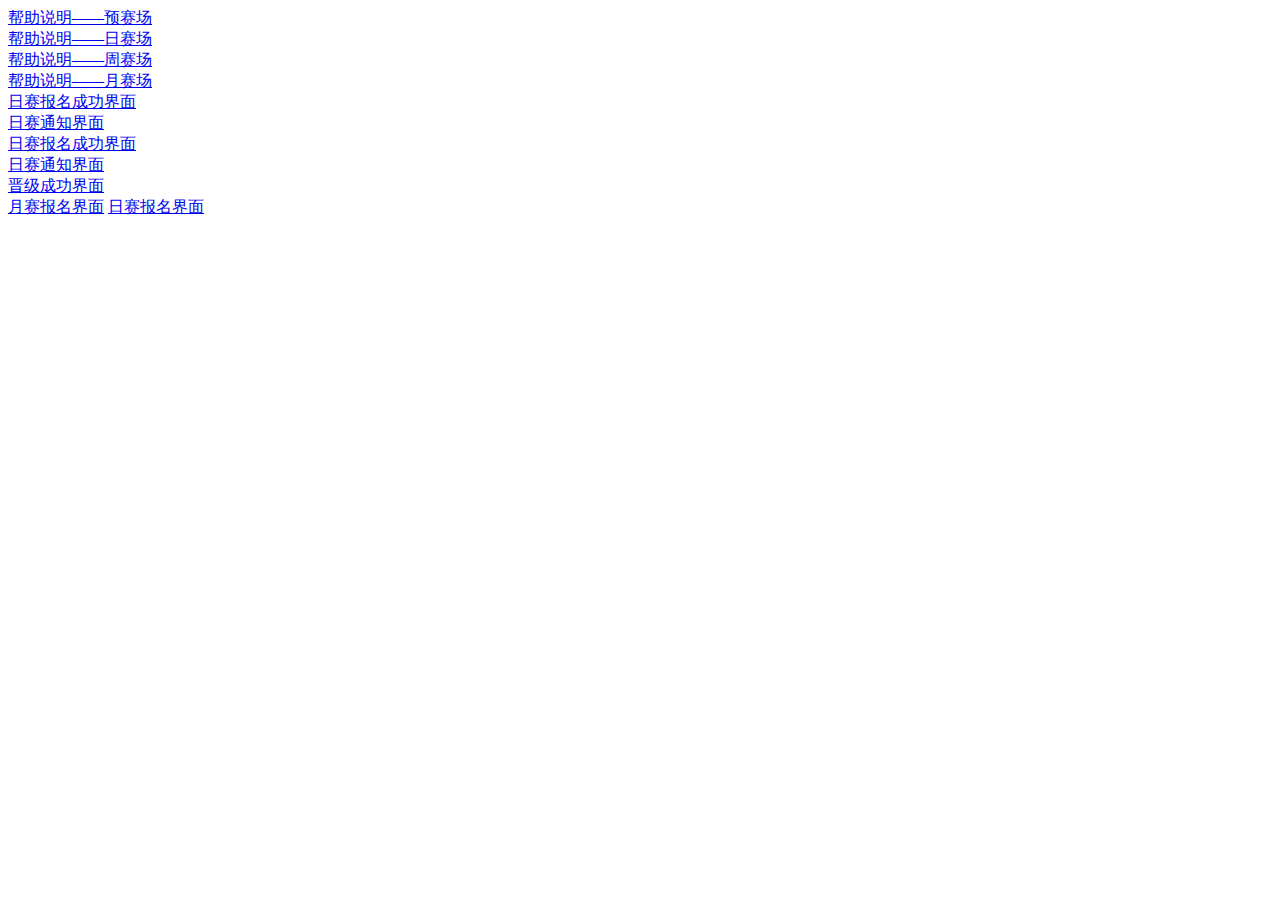
<file: index.html>
<!doctype html>
<html lang="en">
<head>
    <meta charset="UTF-8">
    <meta name="viewport"
          content="width=device-width, user-scalable=no, initial-scale=1.0, maximum-scale=1.0, minimum-scale=1.0">
    <meta http-equiv="X-UA-Compatible" content="ie=edge">
    <title>Document</title>
</head>
<body>
        <a href="game_description_1.html">帮助说明——预赛场</a><br>
        <a href="game_description_2.html">帮助说明——日赛场</a><br>
        <a href="game_description_3.html">帮助说明——周赛场</a><br>
        <a href="game_description_4.html">帮助说明——月赛场</a><br>
        <a href="daily.html">日赛报名成功界面</a><br>
        <a href="daily_info.html">日赛通知界面</a><br>
        <a href="month.html">日赛报名成功界面</a><br>
        <a href="month_info.html">日赛通知界面</a><br>
        <a href="success.html">晋级成功界面</a><br>
        <a href="month_tounament.html">月赛报名界面</a>
        <a href="tounament.html">日赛报名界面</a>
</body>
</html>
</file>
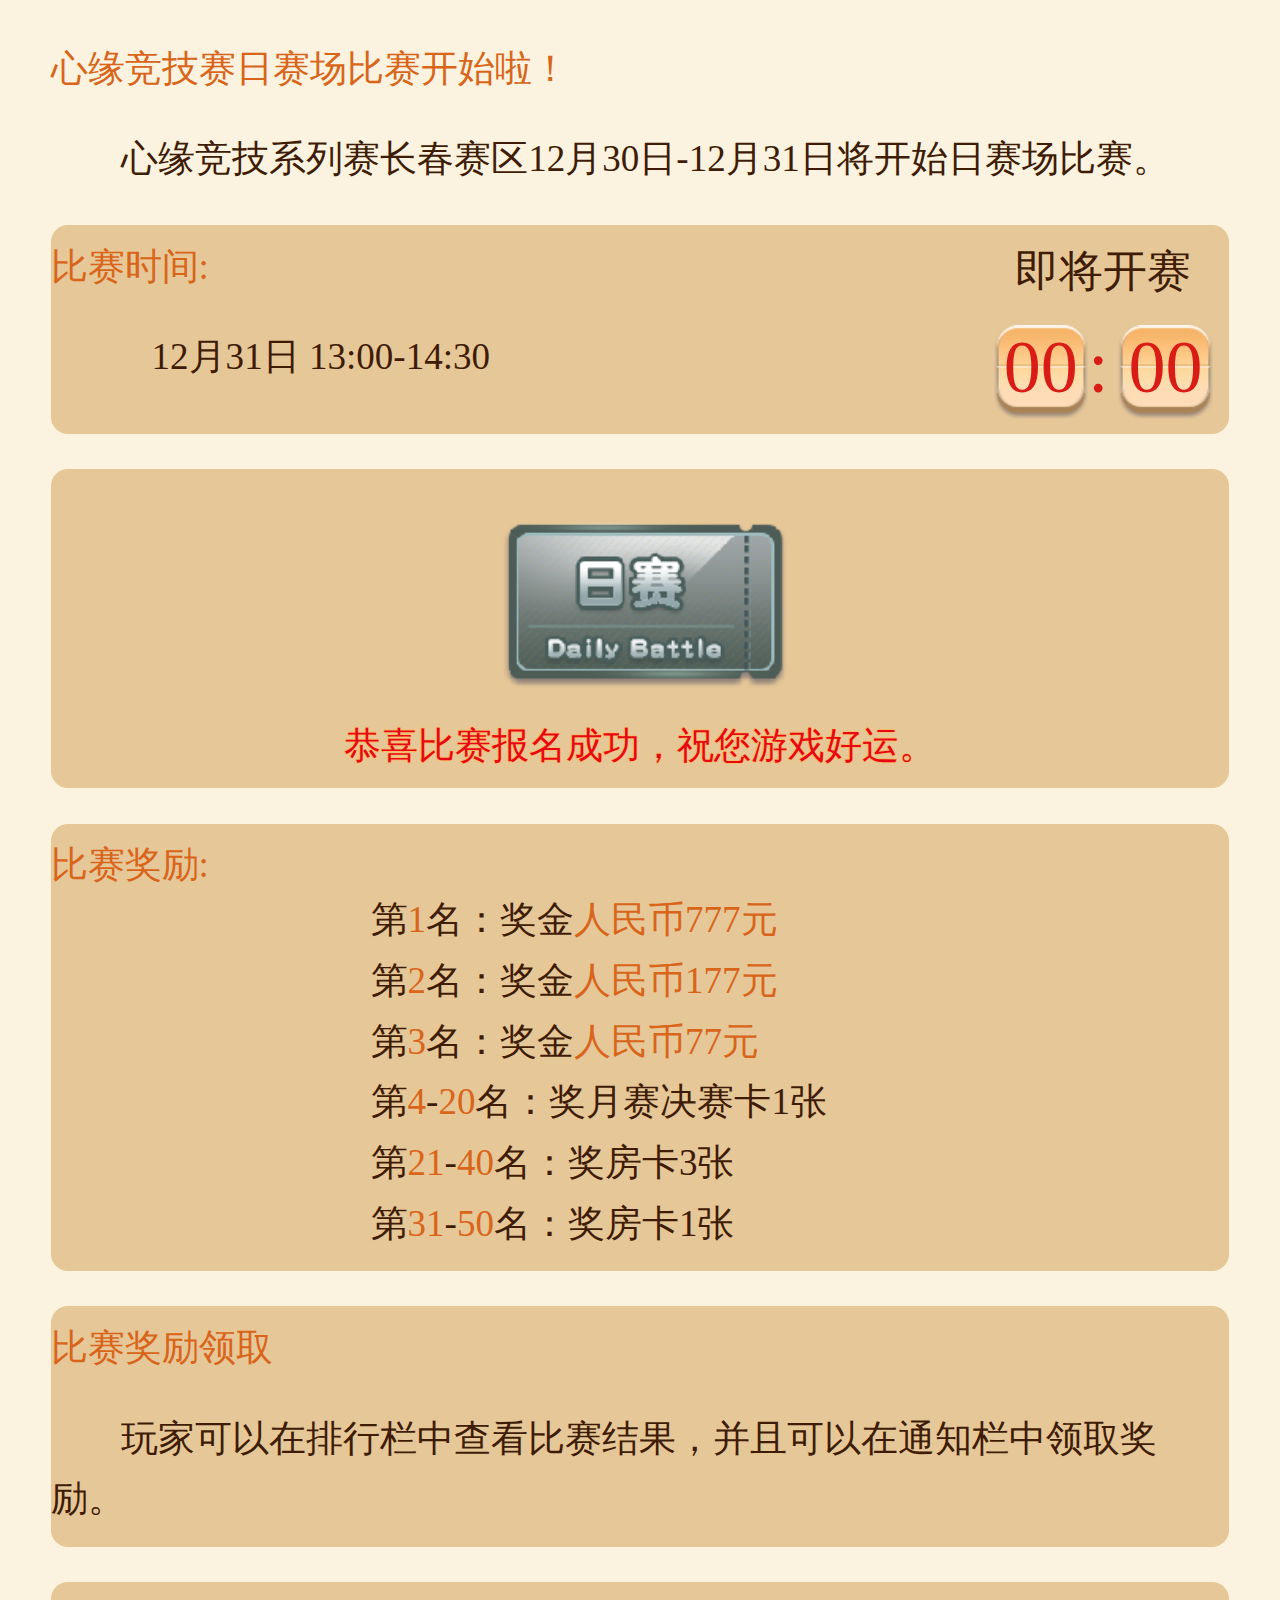
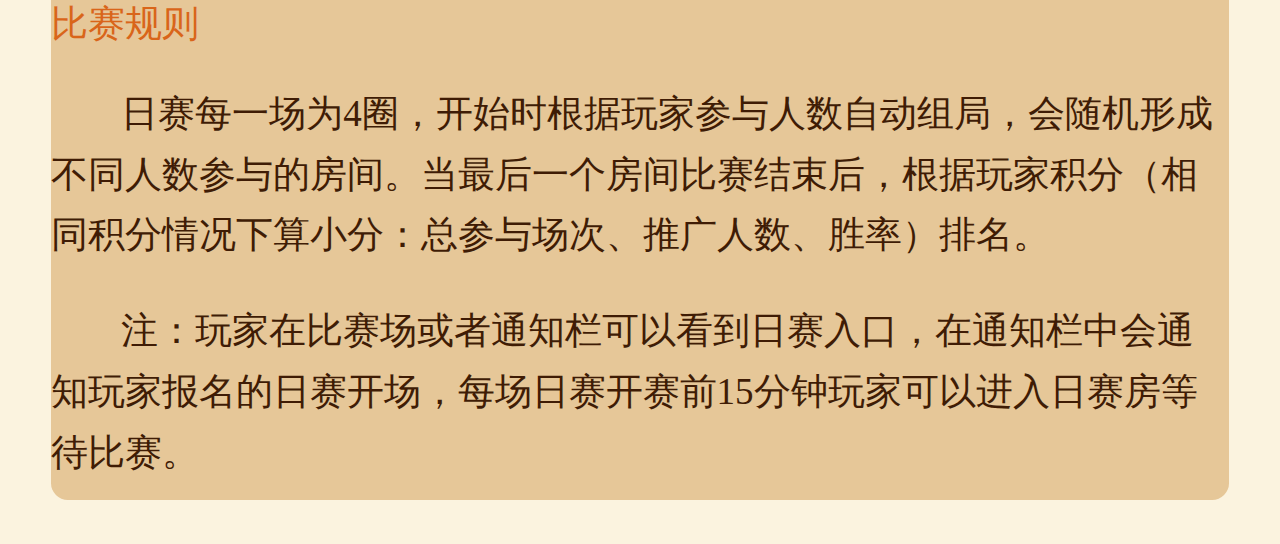
<file: daily.html>
<!doctype html>
<html lang="en">
<head>
    <meta charset="UTF-8">
    <meta name="viewport"
          content="width=device-width, user-scalable=no, initial-scale=1.0, maximum-scale=1.0, minimum-scale=1.0">
    <meta http-equiv="X-UA-Compatible" content="ie=edge">
    <script src="js/rem.js"></script>
    <link rel="stylesheet" href="css/index.css">
    <title>日赛</title>
</head>
<body>
    <div class="daily">
        <p class="title">心缘竞技赛日赛场比赛开始啦！</p>
        <p class="content">心缘竞技系列赛长春赛区12月30日-12月31日将开始日赛场比赛。</p>
        <div class="time">
            <div class="left">
                <p class="title">比赛时间:</p>
                <p class="content">12月31日 13:00-14:30</p>
            </div>
            <div class="right">
                <p class="right-title">即将开赛</p>
                <div class="djs">
                    <div class="left" id="hours">
                        00
                    </div>
                    <span class="dot">:</span>
                    <div class="right" id="minutes">
                        00
                    </div>
                </div>
            </div>
        </div>
        <div class="time box-center">
            <img class="daily-btn" src="./img/dailybtn.png" alt="">
            <p class="congratulations">恭喜比赛报名成功，祝您游戏好运。</p>
        </div>
        <div class="time">
            <p class="title">比赛奖励:</p>
            <div class="content-center">
                <p class="gift">第<span class="gift-span">1</span>名：奖金<span class="gift-span">人民币777元</span></p>
                <p class="gift">第<span class="gift-span">2</span>名：奖金<span class="gift-span">人民币177元</span></p>
                <p class="gift">第<span class="gift-span">3</span>名：奖金<span class="gift-span">人民币77元</span></p>
                <p class="gift">第<span class="gift-span">4</span>-<span class="gift-span">20</span>名：奖月赛决赛卡1张</p>
                <p class="gift">第<span class="gift-span">21</span>-<span class="gift-span">40</span>名：奖房卡3张</p>
                <p class="gift">第<span class="gift-span">31</span>-<span class="gift-span">50</span>名：奖房卡1张</p>
            </div>
        </div>
        <div class="time">
            <p class="title">比赛奖励领取</p>
            <p class="content">玩家可以在排行栏中查看比赛结果，并且可以在通知栏中领取奖励。</p>
        </div>
        <div class="time">
            <p class="title">比赛规则</p>
            <p class="content">
                日赛每一场为4圈，开始时根据玩家参与人数自动组局，会随机形成不同人数参与的房间。当最后一个房间比赛结束后，根据玩家积分（相同积分情况下算小分：总参与场次、推广人数、胜率）排名。
            </p>
            <p class="content">
                注：玩家在比赛场或者通知栏可以看到日赛入口，在通知栏中会通知玩家报名的日赛开场，每场日赛开赛前15分钟玩家可以进入日赛房等待比赛。
            </p>
        </div>
    </div>
</body>
<script language="javascript" type="text/javascript">
     let t = setInterval("leftTimer(2017,12,30,13,00,00)",1000)
    function leftTimer(year,month,day,hour,minute,second){
        var leftTime = (new Date(year,month-1,day,hour,minute,second)) - (new Date()); //计算剩余的毫秒数
        var days = parseInt(leftTime / 1000 / 60 / 60 / 24 , 10); //计算剩余的天数
        var hours = parseInt(leftTime / 1000 / 60 / 60 % 24 , 10); //计算剩余的小时
        var minutes = parseInt(leftTime / 1000 / 60 % 60, 10);//计算剩余的分钟
        var seconds = parseInt(leftTime / 1000 % 60, 10);//计算剩余的秒数
        days = checkTime(days);
        hours = checkTime(hours);
        minutes = checkTime(minutes);
        seconds = checkTime(seconds);
        if(days === '00') {
            document.getElementById("minutes").innerHTML =minutes;
            document.getElementById("hours").innerHTML = hours;
        }
    }
    function checkTime(i){ //将0-9的数字前面加上0，例1变为01
        if(i<10)
        {
            i = "0" + i;
        }
        return i;
    }


</script>
</html>
</file>
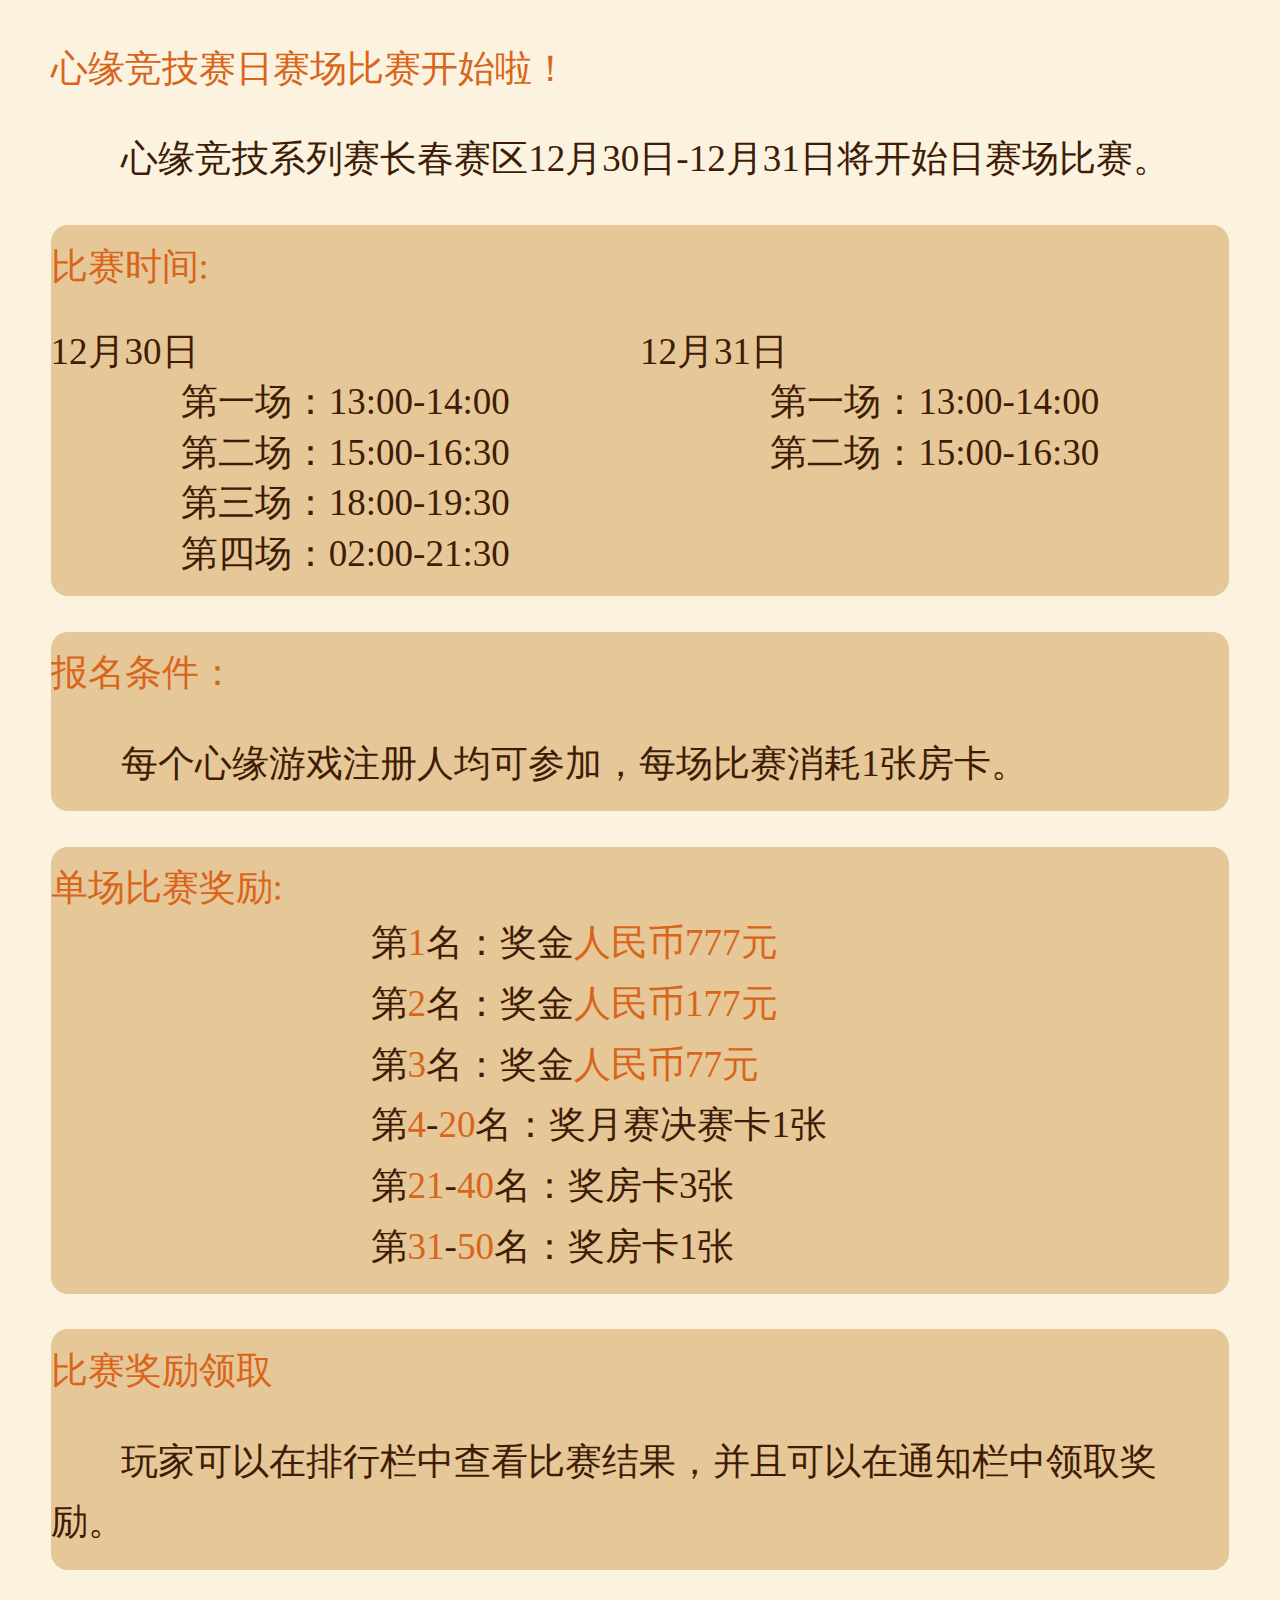
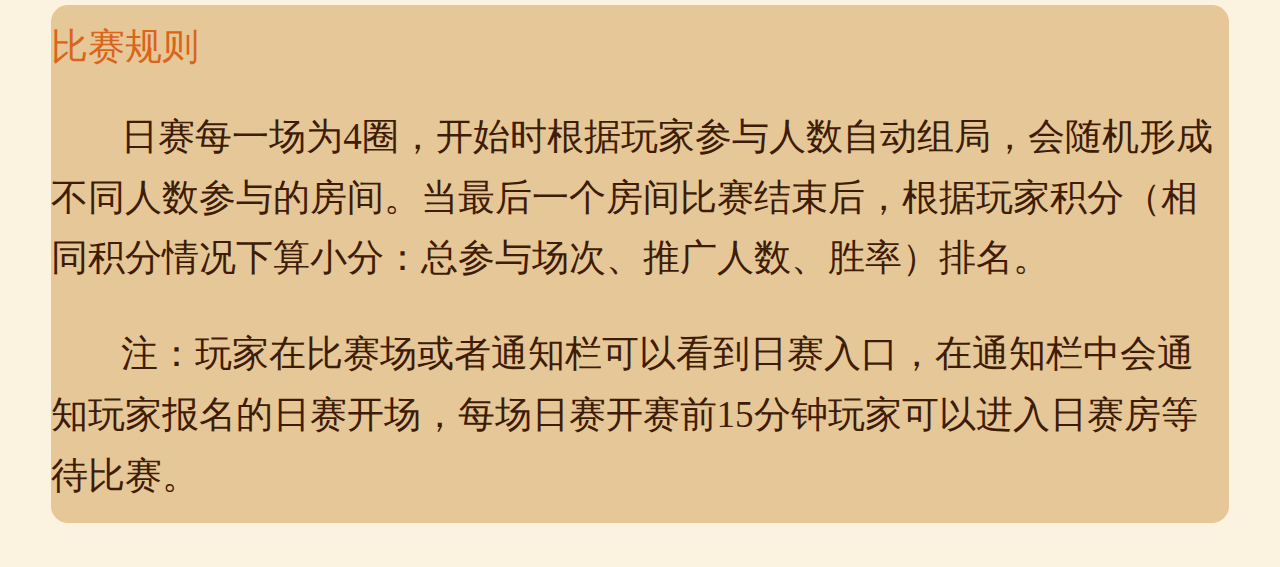
<file: daily_info.html>
<!doctype html>
<html lang="en">
<head>
    <meta charset="UTF-8">
    <meta name="viewport"
          content="width=device-width, user-scalable=no, initial-scale=1.0, maximum-scale=1.0, minimum-scale=1.0">
    <meta http-equiv="X-UA-Compatible" content="ie=edge">
    <script src="js/rem.js"></script>
    <link rel="stylesheet" href="css/index.css">
    <title>日赛</title>
</head>
<body>
    <div class="daily daily-info">
        <p class="title">心缘竞技赛日赛场比赛开始啦！</p>
        <p class="content">心缘竞技系列赛长春赛区12月30日-12月31日将开始日赛场比赛。</p>
        <div class="time">
            <p class="title">比赛时间:</p>
            <div class="daily-info-content">
                <div class="content-left">
                    <p class="content-left-title">12月30日</p>
                    <p class="content-left-con">第一场：13:00-14:00</p>
                    <p class="content-left-con">第二场：15:00-16:30</p>
                    <p class="content-left-con">第三场：18:00-19:30</p>
                    <p class="content-left-con">第四场：02:00-21:30</p>
                </div>
                <div class="content-left">
                    <p class="content-left-title">12月31日</p>
                    <p class="content-left-con">第一场：13:00-14:00</p>
                    <p class="content-left-con">第二场：15:00-16:30</p>
                </div>
            </div>
        </div>
        <div class="time">
           <p class="title">报名条件：</p>
            <p class="content">
                每个心缘游戏注册人均可参加，每场比赛消耗1张房卡。
            </p>
        </div>
        <div class="time">
            <p class="title">单场比赛奖励:</p>
            <div class="content-center">
                <p class="gift">第<span class="gift-span">1</span>名：奖金<span class="gift-span">人民币777元</span></p>
                <p class="gift">第<span class="gift-span">2</span>名：奖金<span class="gift-span">人民币177元</span></p>
                <p class="gift">第<span class="gift-span">3</span>名：奖金<span class="gift-span">人民币77元</span></p>
                <p class="gift">第<span class="gift-span">4</span>-<span class="gift-span">20</span>名：奖月赛决赛卡1张</p>
                <p class="gift">第<span class="gift-span">21</span>-<span class="gift-span">40</span>名：奖房卡3张</p>
                <p class="gift">第<span class="gift-span">31</span>-<span class="gift-span">50</span>名：奖房卡1张</p>
            </div>
        </div>
        <div class="time">
            <p class="title">比赛奖励领取</p>
            <p class="content">玩家可以在排行栏中查看比赛结果，并且可以在通知栏中领取奖励。</p>
        </div>
        <div class="time">
            <p class="title">比赛规则</p>
            <p class="content">
                日赛每一场为4圈，开始时根据玩家参与人数自动组局，会随机形成不同人数参与的房间。当最后一个房间比赛结束后，根据玩家积分（相同积分情况下算小分：总参与场次、推广人数、胜率）排名。
            </p>
            <p class="content">
                注：玩家在比赛场或者通知栏可以看到日赛入口，在通知栏中会通知玩家报名的日赛开场，每场日赛开赛前15分钟玩家可以进入日赛房等待比赛。
            </p>
        </div>
    </div>
</body>

</html>
</file>
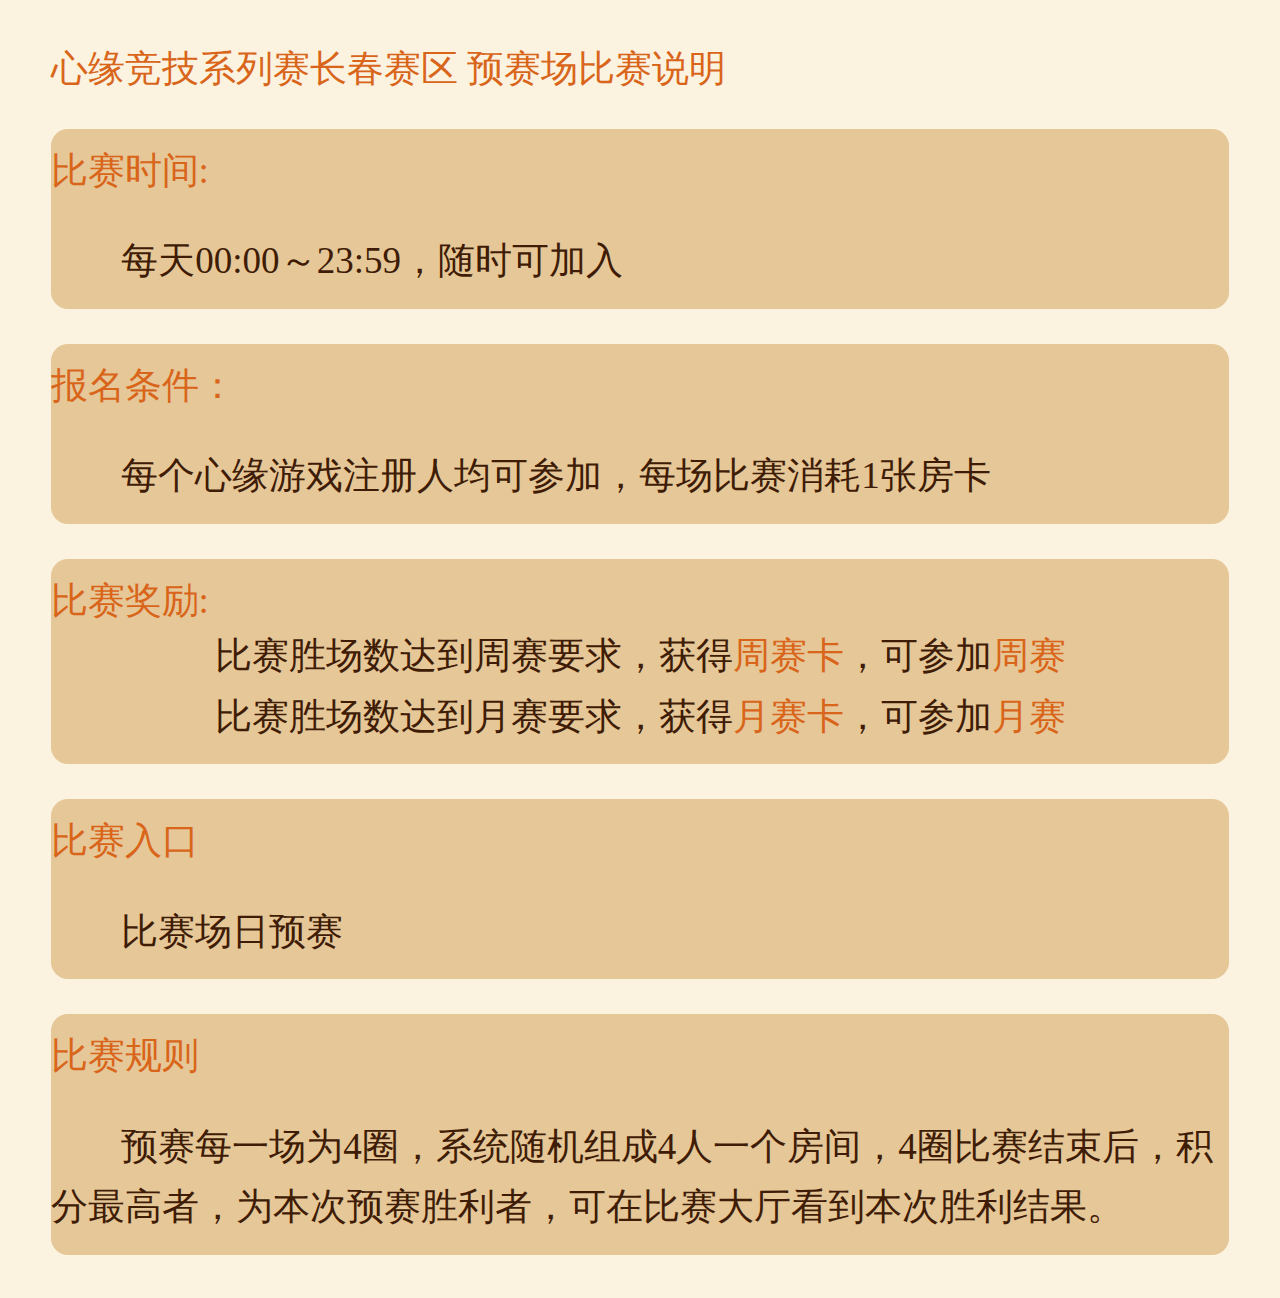
<file: game_description_1.html>
<!doctype html>
<html lang="en">
<head>
    <meta charset="UTF-8">
    <meta name="viewport"
          content="width=device-width, user-scalable=no, initial-scale=1.0, maximum-scale=1.0, minimum-scale=1.0">
    <meta http-equiv="X-UA-Compatible" content="ie=edge">
    <script src="js/rem.js"></script>
    <link rel="stylesheet" href="css/index.css">
    <title>预赛场比赛说明</title>
</head>
<body>
<div class="daily daily-info">
    <p class="title">心缘竞技系列赛长春赛区 预赛场比赛说明</p>
    <div class="time">
        <p class="title">比赛时间:</p>
        <p class="content">每天00:00～23:59，随时可加入</p>
    </div>
    <div class="time">
        <p class="title">报名条件：</p>
        <p class="content">
            每个心缘游戏注册人均可参加，每场比赛消耗1张房卡
        </p>
    </div>
    <div class="time">
        <p class="title">比赛奖励:</p>
        <p class="p-center">比赛胜场数达到周赛要求，获得<span class="gift-span">周赛卡</span>，可参加<span class="gift-span">周赛</span></p>
        <p class="p-center">比赛胜场数达到月赛要求，获得<span class="gift-span">月赛卡</span>，可参加<span class="gift-span">月赛</span></p>

    </div>
    <div class="time">
        <p class="title">比赛入口</p>
        <p class="content">比赛场日预赛</p>
    </div>
    <div class="time">
        <p class="title">比赛规则</p>
        <p class="content">
            预赛每一场为4圈，系统随机组成4人一个房间，4圈比赛结束后，积分最高者，为本次预赛胜利者，可在比赛大厅看到本次胜利结果。
        </p>
    </div>
</div>
</body>
</html>
</file>
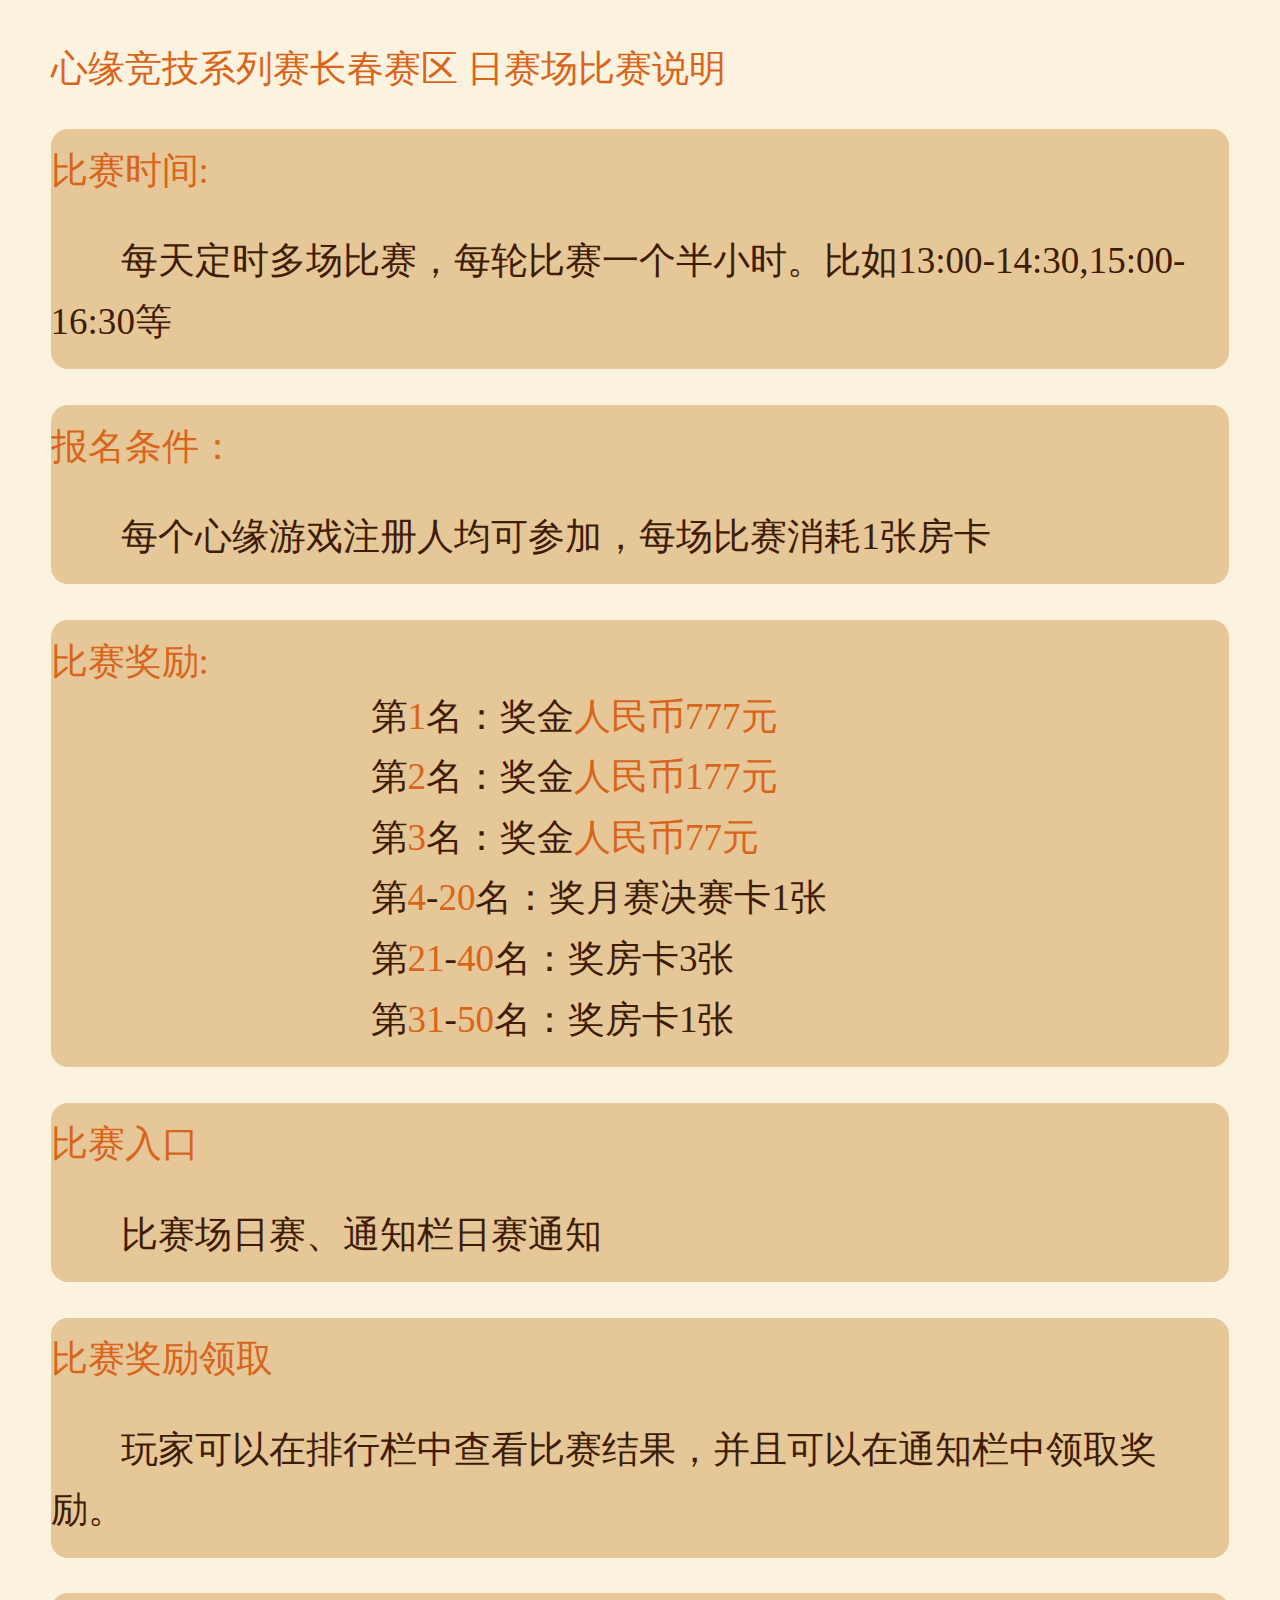
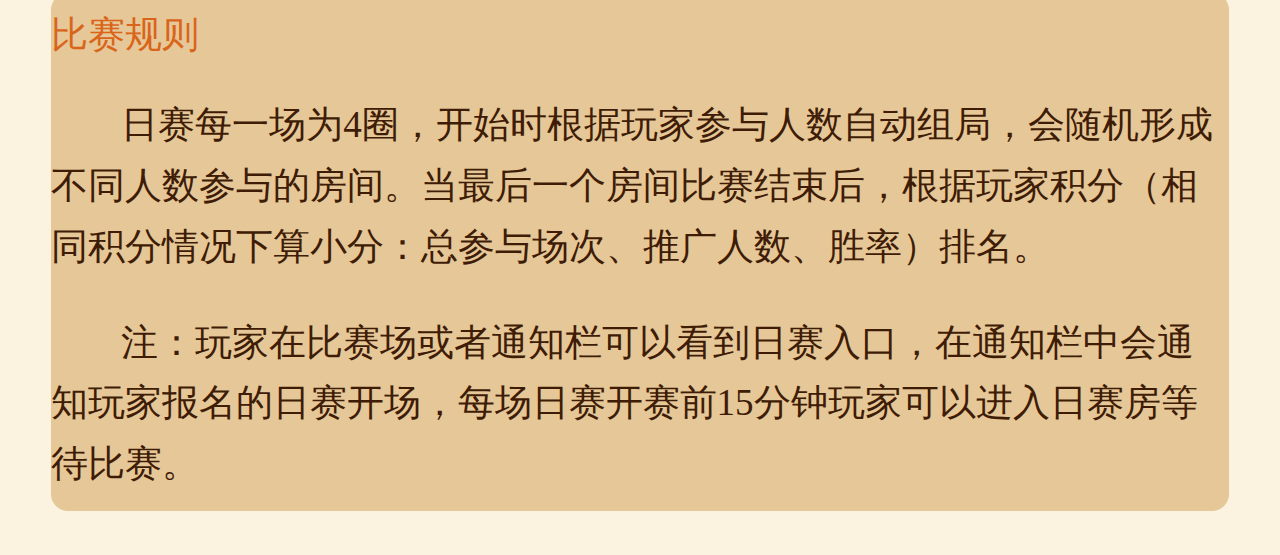
<file: game_description_2.html>
<!doctype html>
<html lang="en">
<head>
    <meta charset="UTF-8">
    <meta name="viewport"
          content="width=device-width, user-scalable=no, initial-scale=1.0, maximum-scale=1.0, minimum-scale=1.0">
    <meta http-equiv="X-UA-Compatible" content="ie=edge">
    <script src="js/rem.js"></script>
    <link rel="stylesheet" href="css/index.css">
    <title>日赛场比赛说明</title>
</head>
<body>
<div class="daily daily-info">
    <p class="title">心缘竞技系列赛长春赛区 日赛场比赛说明</p>
    <div class="time">
        <p class="title">比赛时间:</p>
        <p class="content">每天定时多场比赛，每轮比赛一个半小时。比如13:00-14:30,15:00-16:30等
        </p>
    </div>
    <div class="time">
        <p class="title">报名条件：</p>
        <p class="content">
            每个心缘游戏注册人均可参加，每场比赛消耗1张房卡
        </p>
    </div>
    <div class="time">
        <p class="title">比赛奖励:</p>
        <div class="content-center">
            <p class="gift">第<span class="gift-span">1</span>名：奖金<span class="gift-span">人民币777元</span></p>
            <p class="gift">第<span class="gift-span">2</span>名：奖金<span class="gift-span">人民币177元</span></p>
            <p class="gift">第<span class="gift-span">3</span>名：奖金<span class="gift-span">人民币77元</span></p>
            <p class="gift">第<span class="gift-span">4</span>-<span class="gift-span">20</span>名：奖月赛决赛卡1张</p>
            <p class="gift">第<span class="gift-span">21</span>-<span class="gift-span">40</span>名：奖房卡3张</p>
            <p class="gift">第<span class="gift-span">31</span>-<span class="gift-span">50</span>名：奖房卡1张</p>
        </div>
    </div>
    <div class="time">
        <p class="title">比赛入口</p>
        <p class="content">比赛场日赛、通知栏日赛通知</p>
    </div>
    <div class="time">
        <p class="title">比赛奖励领取</p>
        <p class="content">玩家可以在排行栏中查看比赛结果，并且可以在通知栏中领取奖励。</p>
    </div>
    <div class="time">
        <p class="title">比赛规则</p>
        <p class="content">
            日赛每一场为4圈，开始时根据玩家参与人数自动组局，会随机形成不同人数参与的房间。当最后一个房间比赛结束后，根据玩家积分（相同积分情况下算小分：总参与场次、推广人数、胜率）排名。
        </p>
        <p class="content">
            注：玩家在比赛场或者通知栏可以看到日赛入口，在通知栏中会通知玩家报名的日赛开场，每场日赛开赛前15分钟玩家可以进入日赛房等待比赛。
        </p>
    </div>
</div>
</body>
</html>
</file>
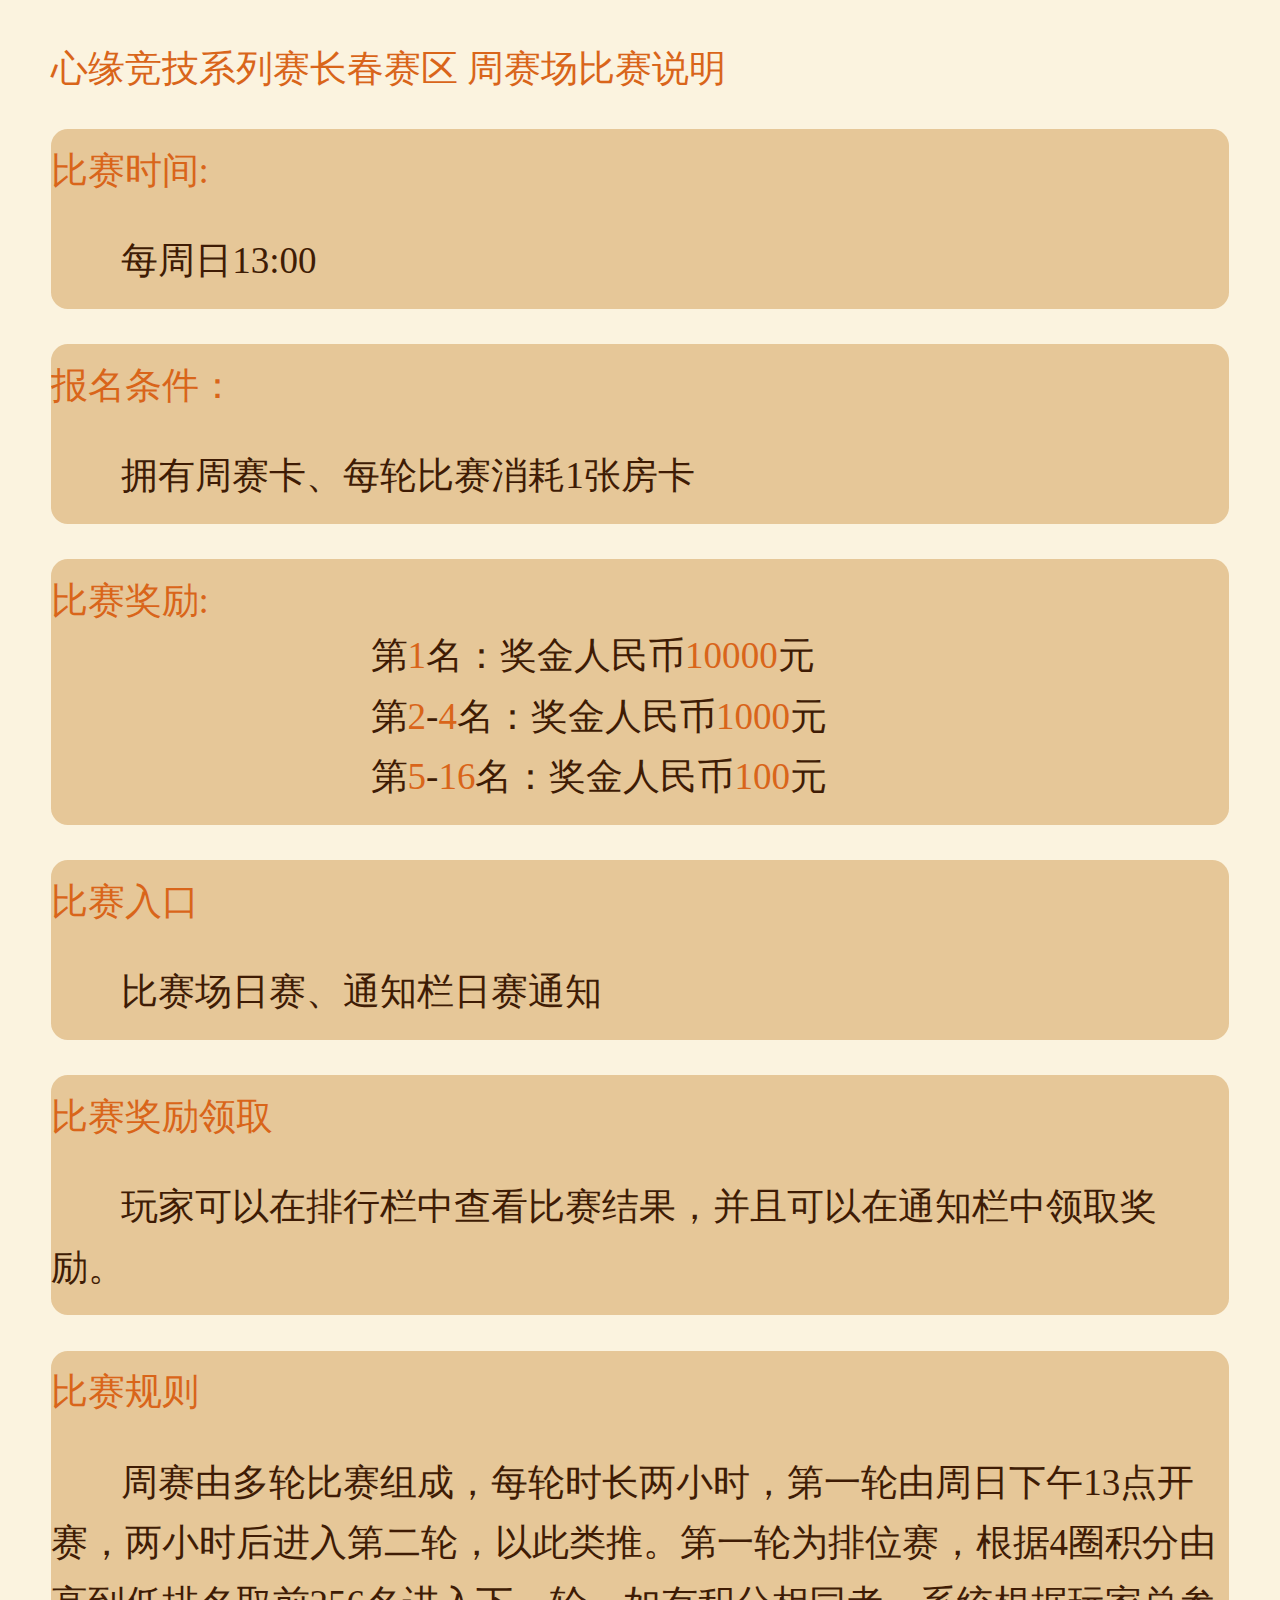
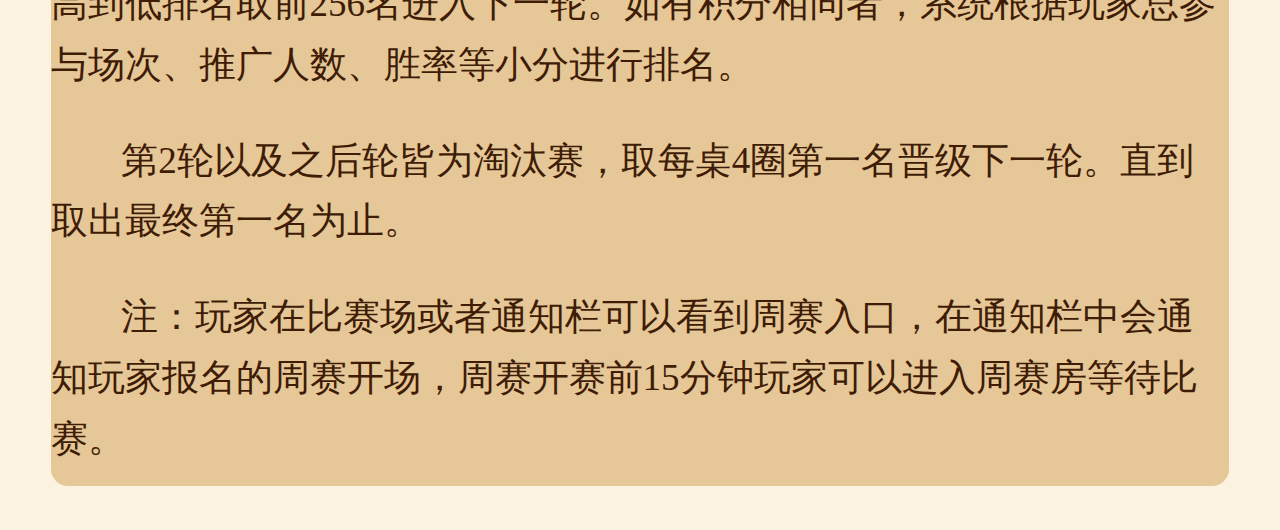
<file: game_description_3.html>
<!doctype html>
<html lang="en">
<head>
    <meta charset="UTF-8">
    <meta name="viewport"
          content="width=device-width, user-scalable=no, initial-scale=1.0, maximum-scale=1.0, minimum-scale=1.0">
    <meta http-equiv="X-UA-Compatible" content="ie=edge">
    <script src="js/rem.js"></script>
    <link rel="stylesheet" href="css/index.css">
    <title>周赛场比赛说明</title>
</head>
<body>
<div class="daily daily-info">
    <p class="title">心缘竞技系列赛长春赛区 周赛场比赛说明</p>
    <div class="time">
        <p class="title">比赛时间:</p>
        <p class="content">每周日13:00
        </p>
    </div>
    <div class="time">
        <p class="title">报名条件：</p>
        <p class="content">
            拥有周赛卡、每轮比赛消耗1张房卡
        </p>
    </div>
    <div class="time">
        <p class="title">比赛奖励:</p>
        <div class="content-center">
            <p class="gift">第<span class="gift-span">1</span>名：奖金人民币<span class="gift-span">10000</span>元</p>
            <p class="gift">第<span class="gift-span">2</span>-<span class="gift-span">4</span>名：奖金人民币<span class="gift-span">1000</span>元</p>
            <p class="gift">第<span class="gift-span">5</span>-<span class="gift-span">16</span>名：奖金人民币<span class="gift-span">100</span>元</p>
        </div>
    </div>
    <div class="time">
        <p class="title">比赛入口</p>
        <p class="content">比赛场日赛、通知栏日赛通知</p>
    </div>
    <div class="time">
        <p class="title">比赛奖励领取</p>
        <p class="content">玩家可以在排行栏中查看比赛结果，并且可以在通知栏中领取奖励。</p>
    </div>
    <div class="time">
        <p class="title">比赛规则</p>
        <p class="content">
            周赛由多轮比赛组成，每轮时长两小时，第一轮由周日下午13点开赛，两小时后进入第二轮，以此类推。第一轮为排位赛，根据4圈积分由高到低排名取前256名进入下一轮。如有积分相同者，系统根据玩家总参与场次、推广人数、胜率等小分进行排名。
        </p>
        <p class="content">
            第2轮以及之后轮皆为淘汰赛，取每桌4圈第一名晋级下一轮。直到取出最终第一名为止。
        </p>
        <p class="content">
            注：玩家在比赛场或者通知栏可以看到周赛入口，在通知栏中会通知玩家报名的周赛开场，周赛开赛前15分钟玩家可以进入周赛房等待比赛。
        </p>
    </div>
</div>
</body>
</html>
</file>
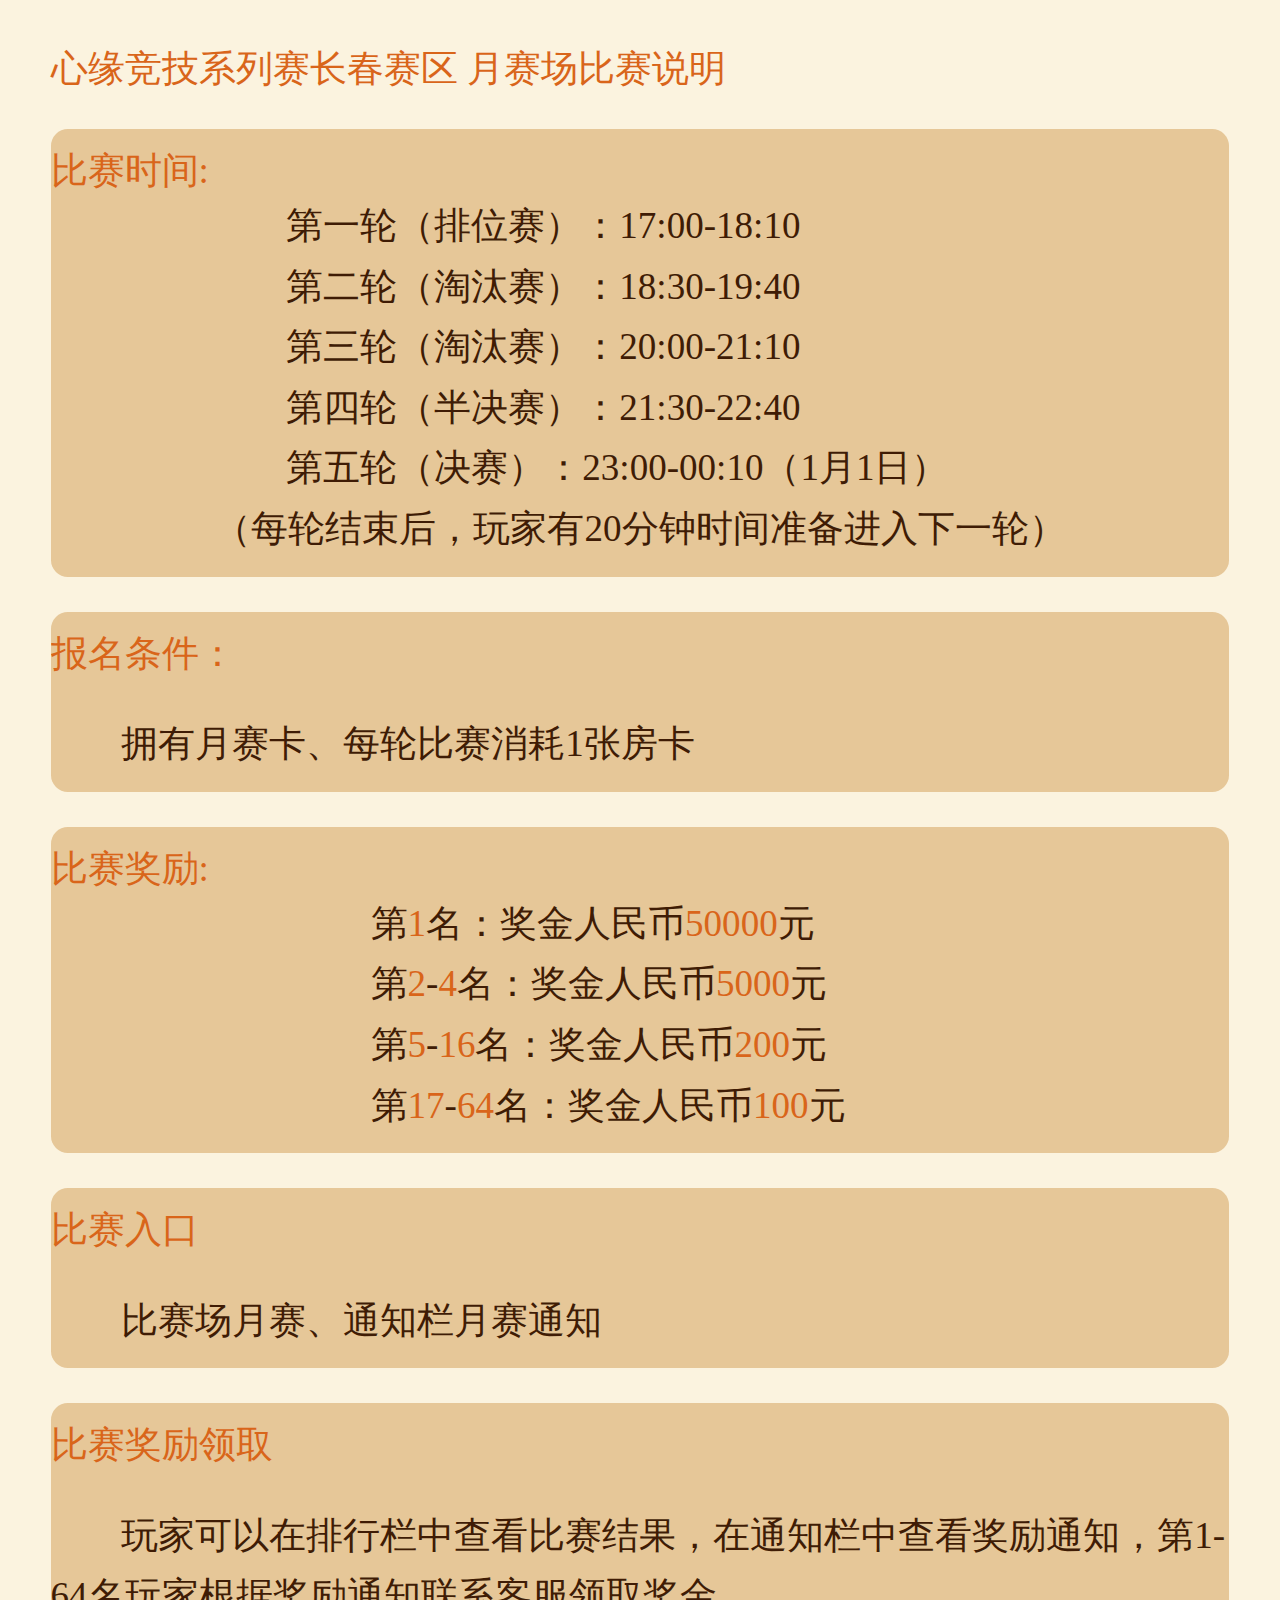
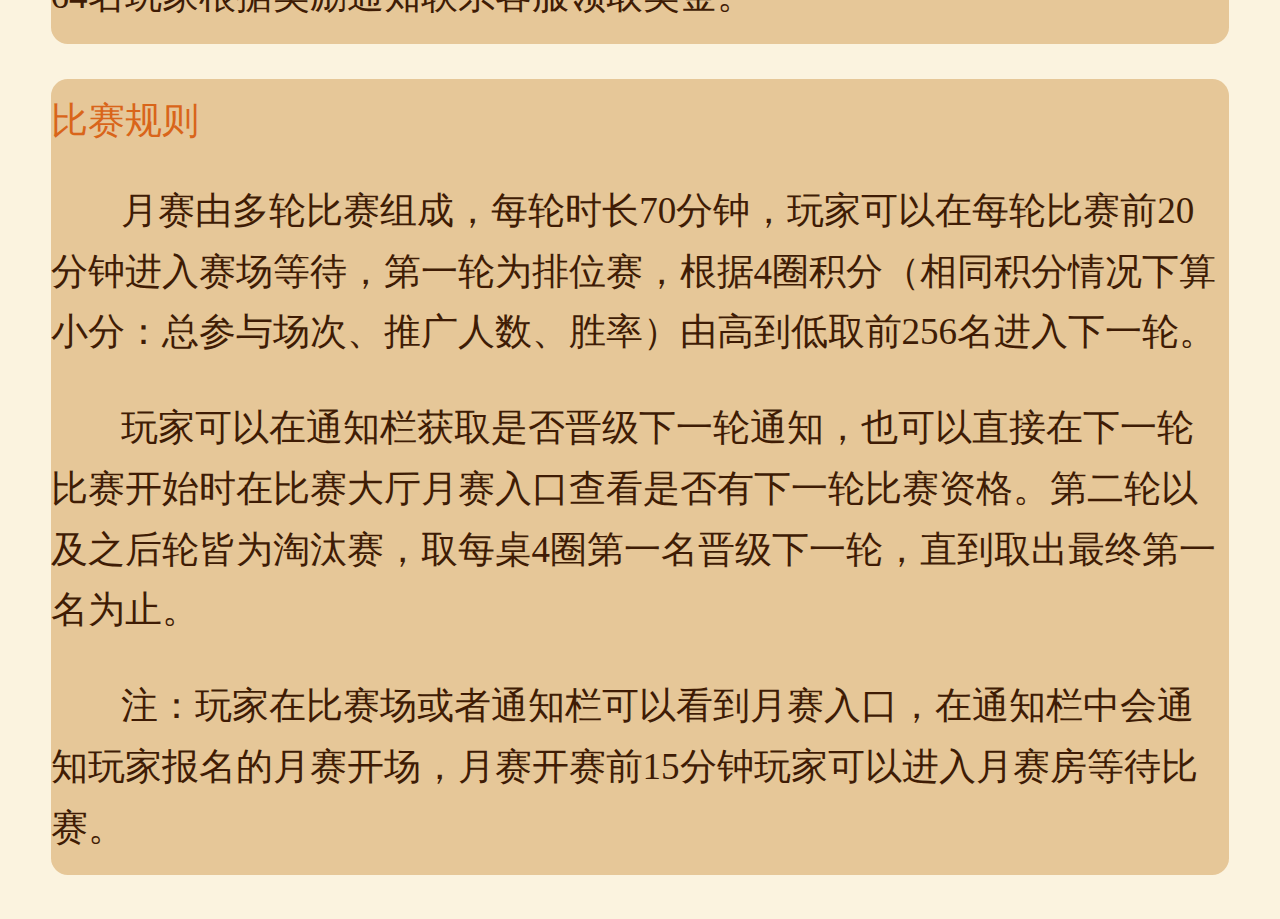
<file: game_description_4.html>
<!doctype html>
<html lang="en">
<head>
    <meta charset="UTF-8">
    <meta name="viewport"
          content="width=device-width, user-scalable=no, initial-scale=1.0, maximum-scale=1.0, minimum-scale=1.0">
    <meta http-equiv="X-UA-Compatible" content="ie=edge">
    <script src="js/rem.js"></script>
    <link rel="stylesheet" href="css/index.css">
    <title>月赛场比赛说明</title>
</head>
<body>
<div class="daily daily-info">
    <p class="title">心缘竞技系列赛长春赛区 月赛场比赛说明</p>
    <div class="time">
        <p class="title">比赛时间:</p>
        <div class="content-center month-center">
            <p class="month-content">第一轮（排位赛）：17:00-18:10</p>
            <p class="month-content">第二轮（淘汰赛）：18:30-19:40</p>
            <p class="month-content">第三轮（淘汰赛）：20:00-21:10</p>
            <p class="month-content">第四轮（半决赛）：21:30-22:40</p>
            <p class="month-content">第五轮（决赛）：23:00-00:10（1月1日）</p>
        </div>
        <p class="p-center">（每轮结束后，玩家有20分钟时间准备进入下一轮）</p>
    </div>
    <div class="time">
        <p class="title">报名条件：</p>
        <p class="content">
            拥有月赛卡、每轮比赛消耗1张房卡
        </p>
    </div>
    <div class="time">
        <p class="title">比赛奖励:</p>
        <div class="content-center">
            <p class="gift">第<span class="gift-span">1</span>名：奖金人民币<span class="gift-span">50000</span>元</p>
            <p class="gift">第<span class="gift-span">2</span>-<span class="gift-span">4</span>名：奖金人民币<span class="gift-span">5000</span>元</p>
            <p class="gift">第<span class="gift-span">5</span>-<span class="gift-span">16</span>名：奖金人民币<span class="gift-span">200</span>元</p>
            <p class="gift">第<span class="gift-span">17</span>-<span class="gift-span">64</span>名：奖金人民币<span class="gift-span">100</span>元</p>
        </div>
    </div>
    <div class="time">
        <p class="title">比赛入口</p>
        <p class="content">比赛场月赛、通知栏月赛通知</p>
    </div>
    <div class="time">
        <p class="title">比赛奖励领取</p>
        <p class="content">玩家可以在排行栏中查看比赛结果，在通知栏中查看奖励通知，第1-64名玩家根据奖励通知联系客服领取奖金。</p>
    </div>
    <div class="time">
        <p class="title">比赛规则</p>
        <p class="content">
            月赛由多轮比赛组成，每轮时长70分钟，玩家可以在每轮比赛前20分钟进入赛场等待，第一轮为排位赛，根据4圈积分（相同积分情况下算小分：总参与场次、推广人数、胜率）由高到低取前256名进入下一轮。
        </p>
        <p class="content">
            玩家可以在通知栏获取是否晋级下一轮通知，也可以直接在下一轮比赛开始时在比赛大厅月赛入口查看是否有下一轮比赛资格。第二轮以及之后轮皆为淘汰赛，取每桌4圈第一名晋级下一轮，直到取出最终第一名为止。
        </p>
        <p class="content">
            注：玩家在比赛场或者通知栏可以看到月赛入口，在通知栏中会通知玩家报名的月赛开场，月赛开赛前15分钟玩家可以进入月赛房等待比赛。
        </p>
    </div>
</div>
</body>
</html>
</file>
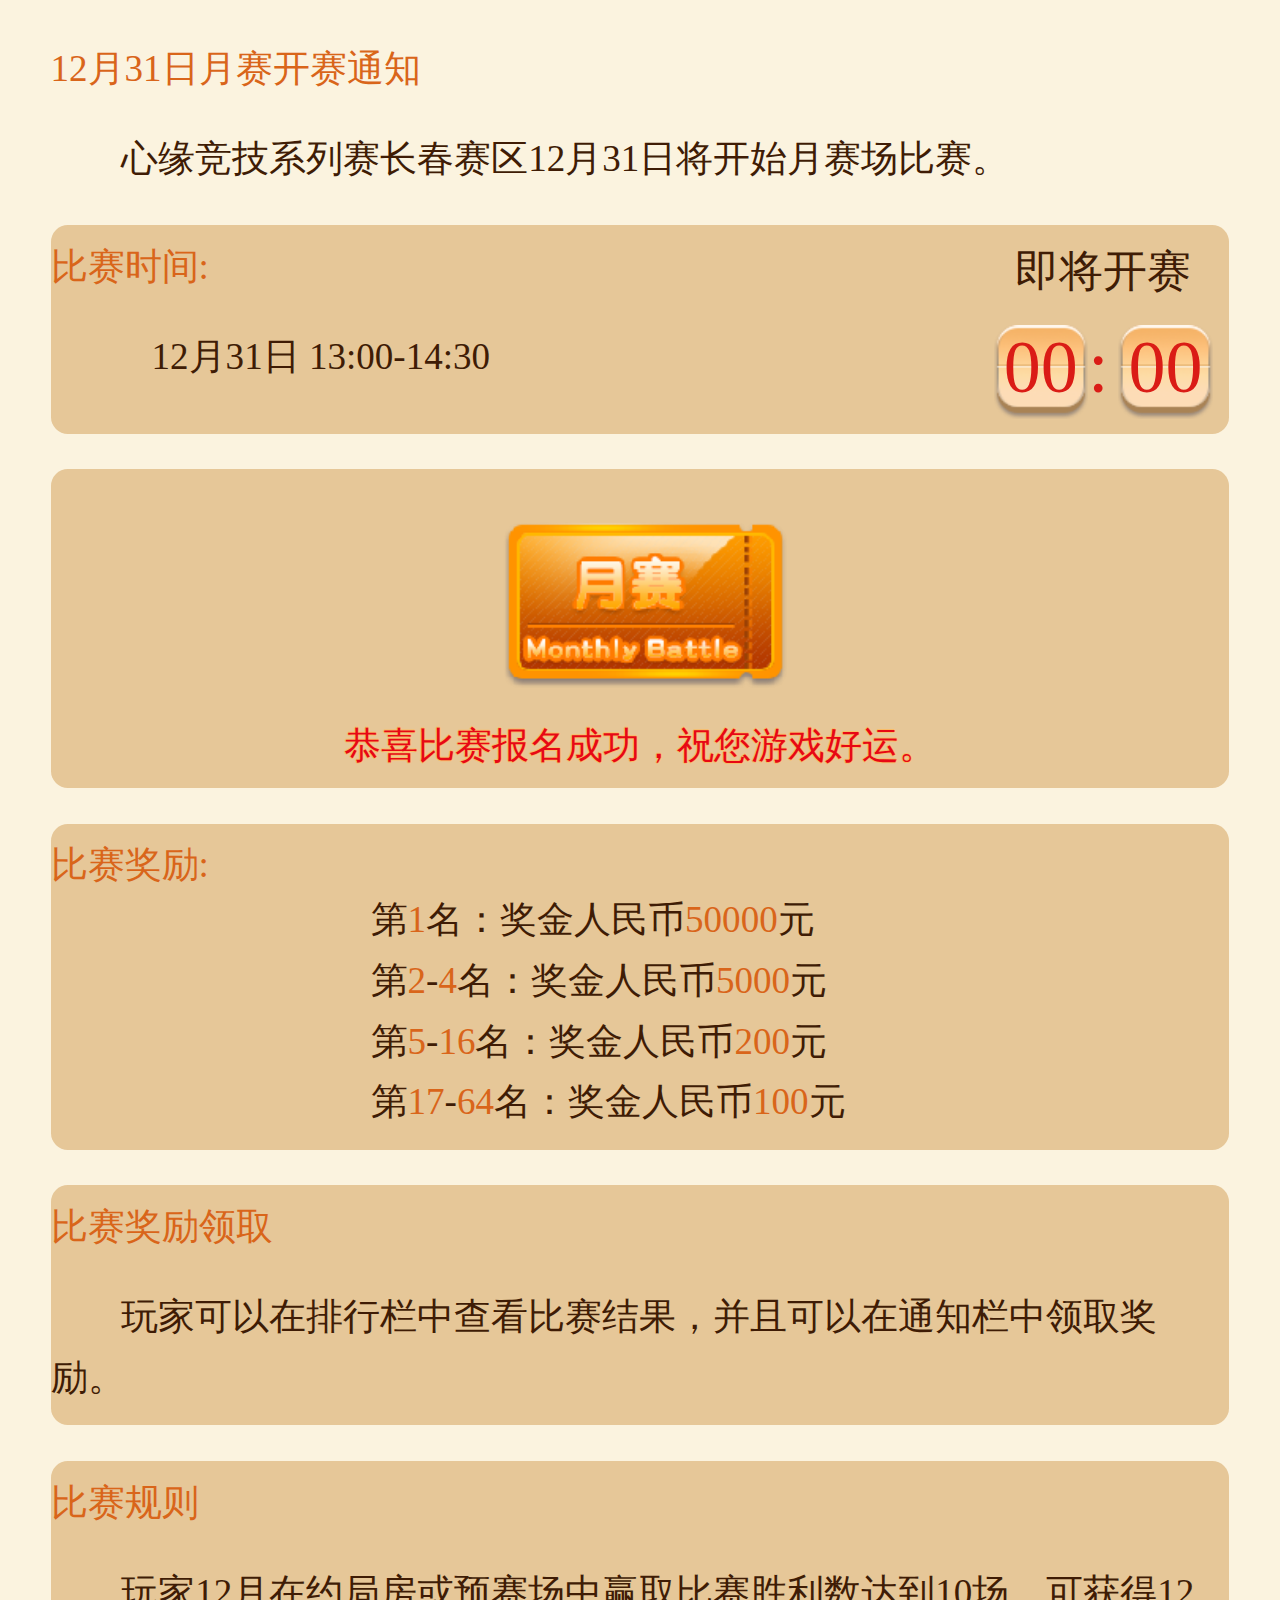
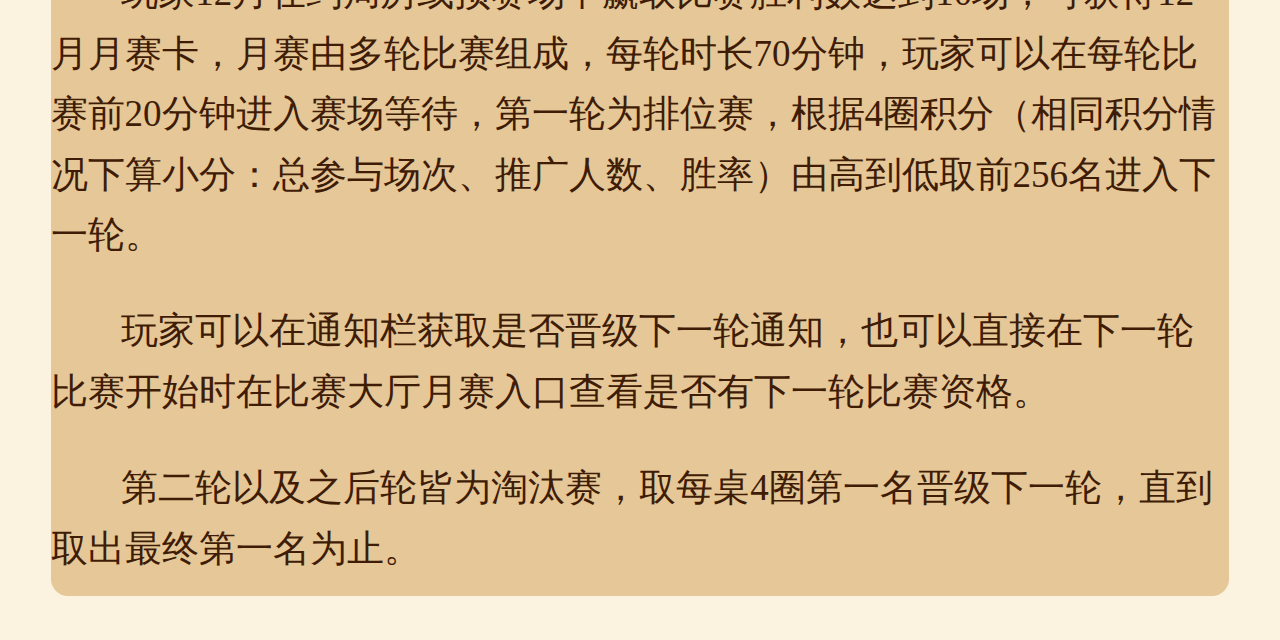
<file: month.html>
<!doctype html>
<html lang="en">
<head>
    <meta charset="UTF-8">
    <meta name="viewport"
          content="width=device-width, user-scalable=no, initial-scale=1.0, maximum-scale=1.0, minimum-scale=1.0">
    <meta http-equiv="X-UA-Compatible" content="ie=edge">
    <script src="js/rem.js"></script>
    <link rel="stylesheet" href="css/index.css">
    <title>日赛</title>
</head>
<body>
    <div class="daily">
        <p class="title">12月31日月赛开赛通知</p>
        <p class="content">心缘竞技系列赛长春赛区12月31日将开始月赛场比赛。</p>
        <div class="time">
            <div class="left">
                <p class="title">比赛时间:</p>
                <p class="content">12月31日 13:00-14:30</p>
            </div>
            <div class="right">
                <p class="right-title">即将开赛</p>
                <div class="djs">
                    <div class="left" id="hours">
                        00
                    </div>
                    <span class="dot">:</span>
                    <div class="right" id="minutes">
                        00
                    </div>
                </div>
            </div>
        </div>
        <div class="time box-center">
            <img class="daily-btn" src="./img/monthbtn.png" alt="">
            <p class="congratulations">恭喜比赛报名成功，祝您游戏好运。</p>
        </div>
        <div class="time">
            <p class="title">比赛奖励:</p>
            <div class="content-center">
                <p class="gift">第<span class="gift-span">1</span>名：奖金人民币<span class="gift-span">50000</span>元</p>
                <p class="gift">第<span class="gift-span">2</span>-<span class="gift-span">4</span>名：奖金人民币<span class="gift-span">5000</span>元</p>
                <p class="gift">第<span class="gift-span">5</span>-<span class="gift-span">16</span>名：奖金人民币<span class="gift-span">200</span>元</p>
                <p class="gift">第<span class="gift-span">17</span>-<span class="gift-span">64</span>名：奖金人民币<span class="gift-span">100</span>元</p>
            </div>
        </div>
        <div class="time">
            <p class="title">比赛奖励领取</p>
            <p class="content">玩家可以在排行栏中查看比赛结果，并且可以在通知栏中领取奖励。</p>
        </div>
        <div class="time">
            <p class="title">比赛规则</p>
            <p class="content">
                玩家12月在约局房或预赛场中赢取比赛胜利数达到10场，可获得12月月赛卡，月赛由多轮比赛组成，每轮时长70分钟，玩家可以在每轮比赛前20分钟进入赛场等待，第一轮为排位赛，根据4圈积分（相同积分情况下算小分：总参与场次、推广人数、胜率）由高到低取前256名进入下一轮。
            </p>
            <p class="content">
                玩家可以在通知栏获取是否晋级下一轮通知，也可以直接在下一轮比赛开始时在比赛大厅月赛入口查看是否有下一轮比赛资格。
            </p>
            <p class="content">
                第二轮以及之后轮皆为淘汰赛，取每桌4圈第一名晋级下一轮，直到取出最终第一名为止。
            </p>
        </div>
    </div>
</body>
<script language="javascript" type="text/javascript">
     let t = setInterval("leftTimer(2017,12,30,13,00,00)",1000)
    function leftTimer(year,month,day,hour,minute,second){
        var leftTime = (new Date(year,month-1,day,hour,minute,second)) - (new Date()); //计算剩余的毫秒数
        var days = parseInt(leftTime / 1000 / 60 / 60 / 24 , 10); //计算剩余的天数
        var hours = parseInt(leftTime / 1000 / 60 / 60 % 24 , 10); //计算剩余的小时
        var minutes = parseInt(leftTime / 1000 / 60 % 60, 10);//计算剩余的分钟
        var seconds = parseInt(leftTime / 1000 % 60, 10);//计算剩余的秒数
        days = checkTime(days);
        hours = checkTime(hours);
        minutes = checkTime(minutes);
        seconds = checkTime(seconds);
        if(days === '00') {
            document.getElementById("minutes").innerHTML =minutes;
            document.getElementById("hours").innerHTML = hours;
        }
    }
    function checkTime(i){ //将0-9的数字前面加上0，例1变为01
        if(i<10)
        {
            i = "0" + i;
        }
        return i;
    }


</script>
</html>
</file>
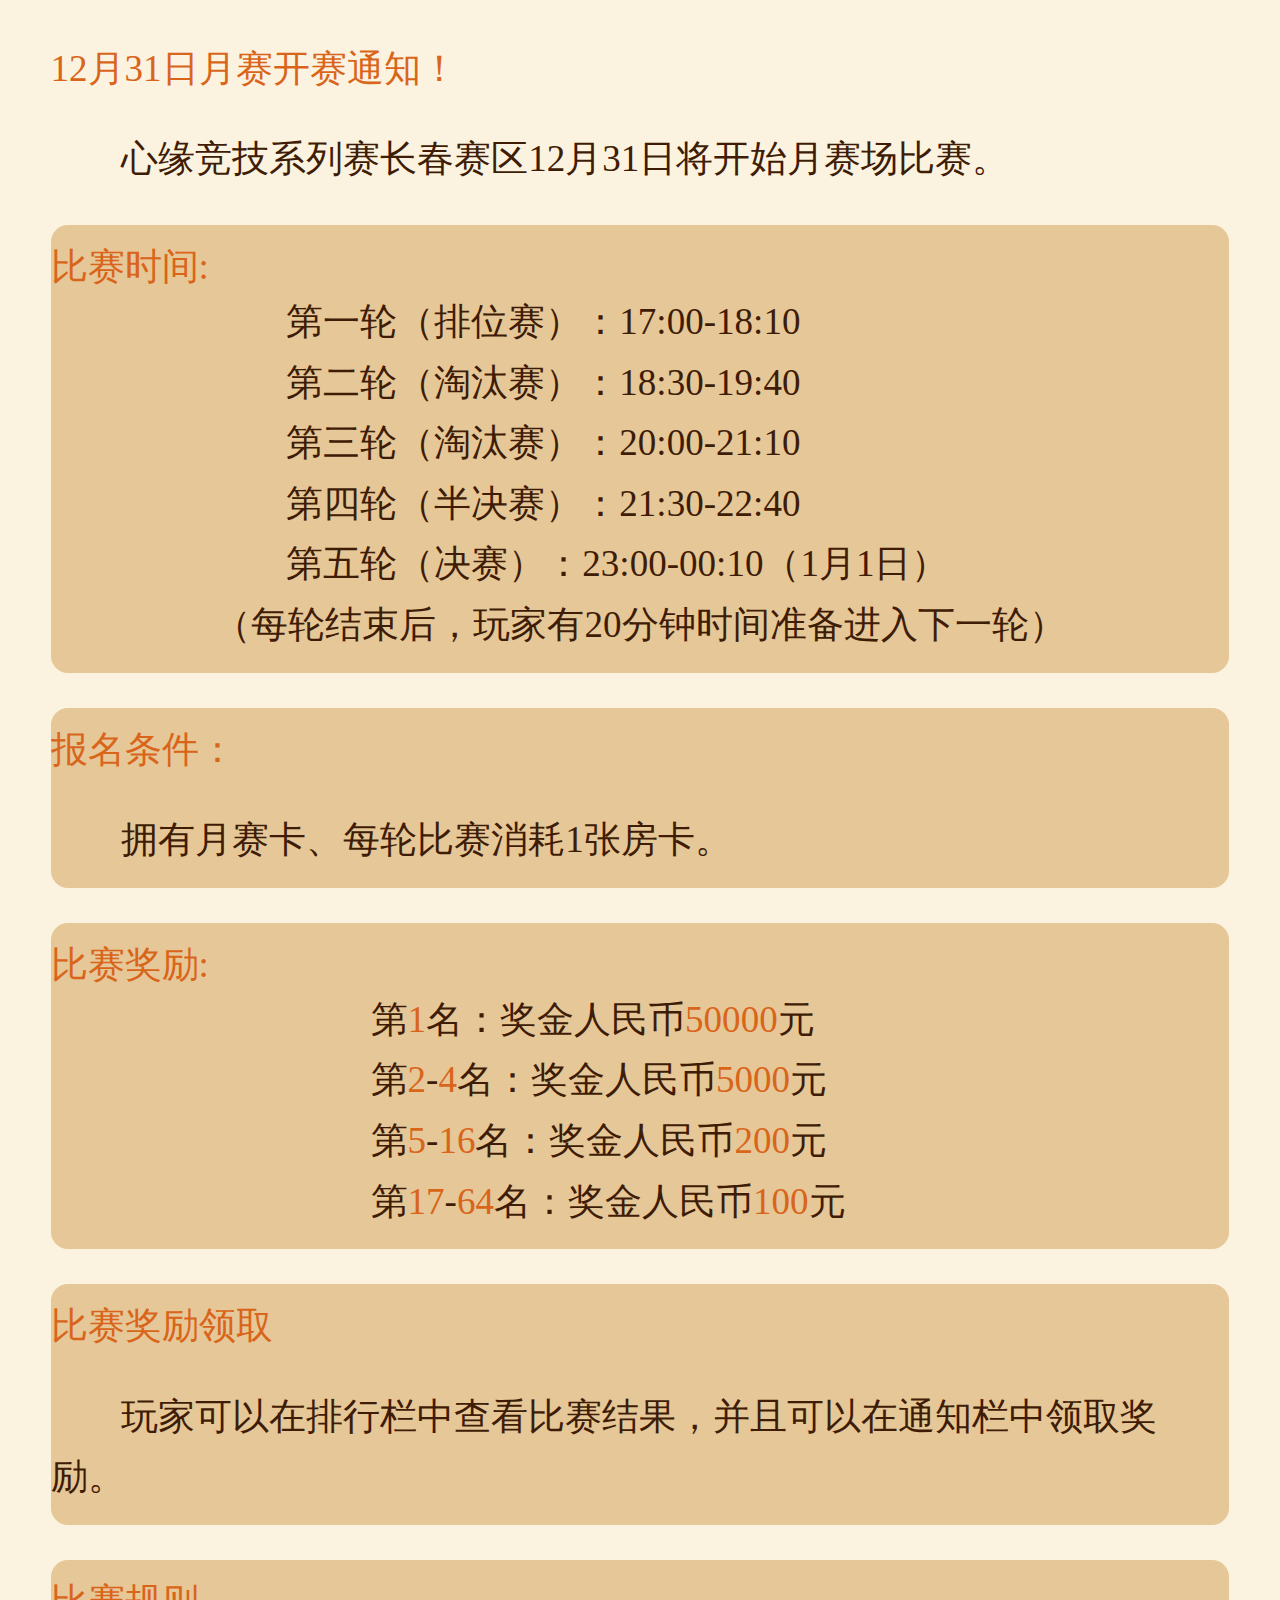
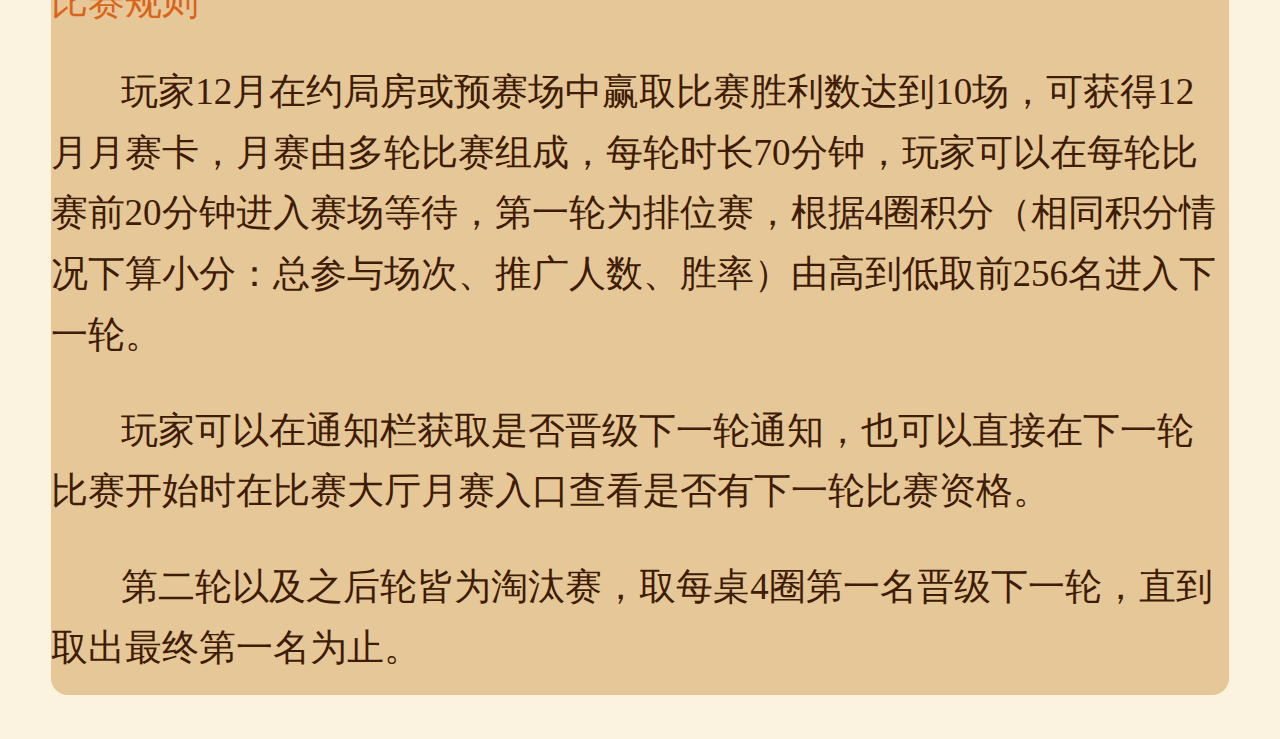
<file: month_info.html>
<!doctype html>
<html lang="en">
<head>
    <meta charset="UTF-8">
    <meta name="viewport"
          content="width=device-width, user-scalable=no, initial-scale=1.0, maximum-scale=1.0, minimum-scale=1.0">
    <meta http-equiv="X-UA-Compatible" content="ie=edge">
    <script src="js/rem.js"></script>
    <link rel="stylesheet" href="css/index.css">
    <title>月赛</title>
</head>
<body>
<div class="daily daily-info">
    <p class="title">12月31日月赛开赛通知！</p>
    <p class="content">心缘竞技系列赛长春赛区12月31日将开始月赛场比赛。</p>
    <div class="time">
        <p class="title">比赛时间:</p>
        <div class="content-center month-center">
            <p class="month-content">第一轮（排位赛）：17:00-18:10</p>
            <p class="month-content">第二轮（淘汰赛）：18:30-19:40</p>
            <p class="month-content">第三轮（淘汰赛）：20:00-21:10</p>
            <p class="month-content">第四轮（半决赛）：21:30-22:40</p>
            <p class="month-content">第五轮（决赛）：23:00-00:10（1月1日）</p>
        </div>
        <p class="p-center">（每轮结束后，玩家有20分钟时间准备进入下一轮）</p>
    </div>
    <div class="time">
        <p class="title">报名条件：</p>
        <p class="content">
            拥有月赛卡、每轮比赛消耗1张房卡。
        </p>
    </div>
    <div class="time">
        <p class="title">比赛奖励:</p>
        <div class="content-center">
            <p class="gift">第<span class="gift-span">1</span>名：奖金人民币<span class="gift-span">50000</span>元</p>
            <p class="gift">第<span class="gift-span">2</span>-<span class="gift-span">4</span>名：奖金人民币<span class="gift-span">5000</span>元</p>
            <p class="gift">第<span class="gift-span">5</span>-<span class="gift-span">16</span>名：奖金人民币<span class="gift-span">200</span>元</p>
            <p class="gift">第<span class="gift-span">17</span>-<span class="gift-span">64</span>名：奖金人民币<span class="gift-span">100</span>元</p>
        </div>
    </div>
    <div class="time">
        <p class="title">比赛奖励领取</p>
        <p class="content">玩家可以在排行栏中查看比赛结果，并且可以在通知栏中领取奖励。</p>
    </div>
    <div class="time">
        <p class="title">比赛规则</p>
        <p class="content">
            玩家12月在约局房或预赛场中赢取比赛胜利数达到10场，可获得12月月赛卡，月赛由多轮比赛组成，每轮时长70分钟，玩家可以在每轮比赛前20分钟进入赛场等待，第一轮为排位赛，根据4圈积分（相同积分情况下算小分：总参与场次、推广人数、胜率）由高到低取前256名进入下一轮。
        </p>
        <p class="content">
            玩家可以在通知栏获取是否晋级下一轮通知，也可以直接在下一轮比赛开始时在比赛大厅月赛入口查看是否有下一轮比赛资格。
        </p>
        <p class="content">
            第二轮以及之后轮皆为淘汰赛，取每桌4圈第一名晋级下一轮，直到取出最终第一名为止。
        </p>
    </div>
</div>
</body>

</html>
</file>
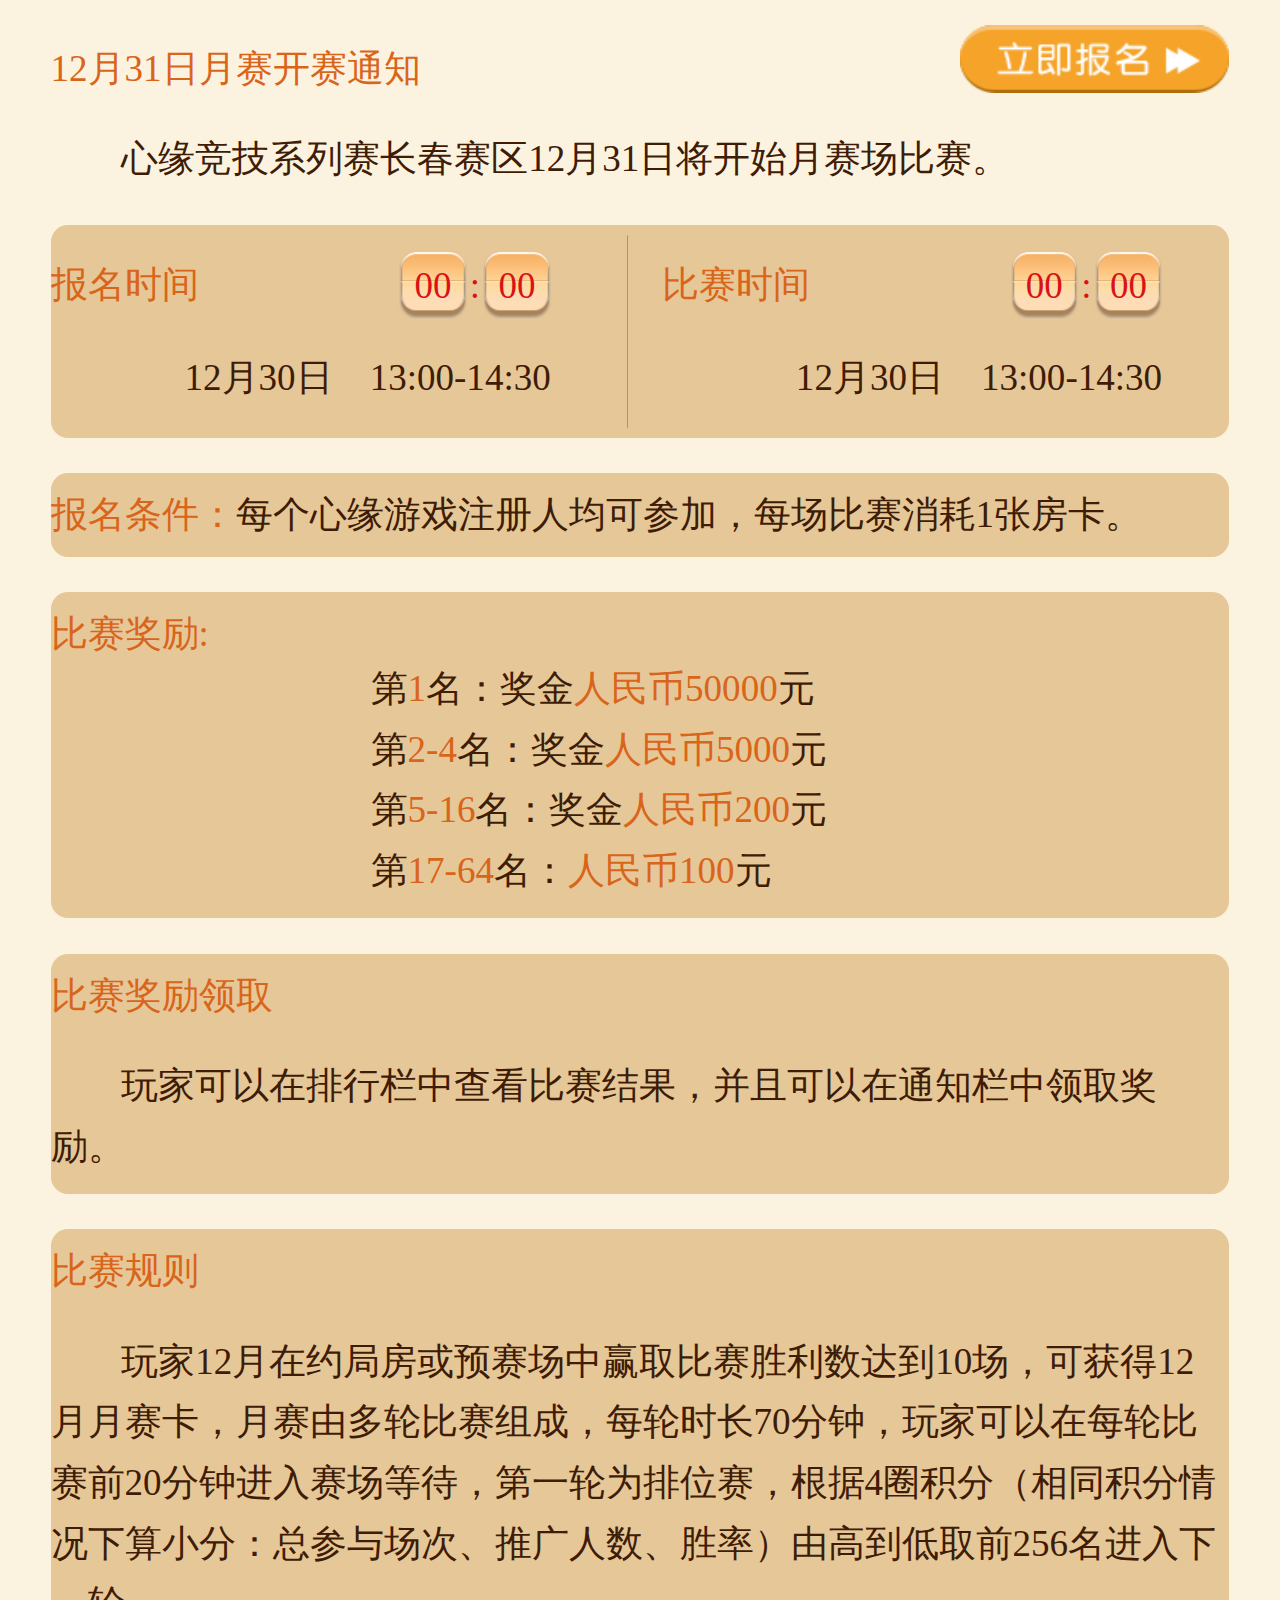
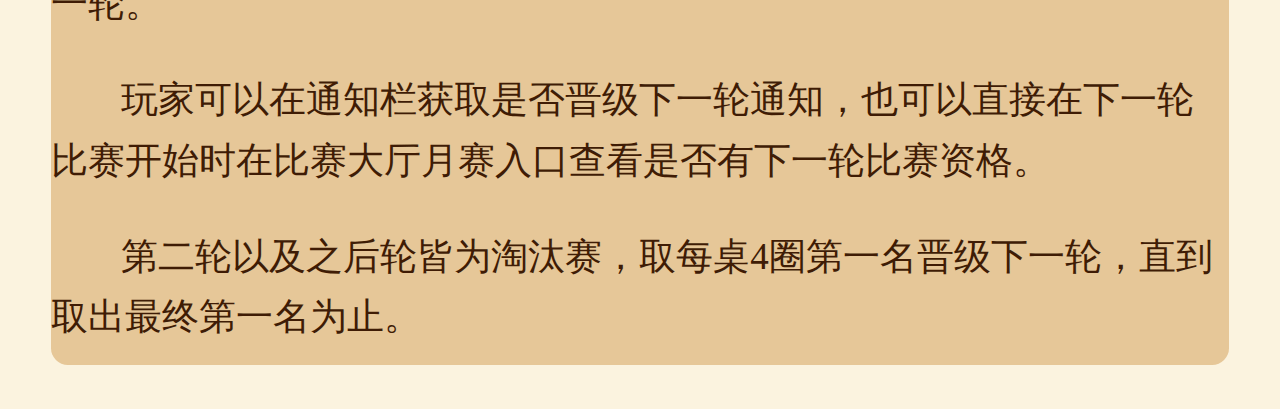
<file: month_tounament.html>
<!doctype html>
<html lang="en">
<head>
    <meta charset="UTF-8">
    <meta name="viewport"
          content="width=device-width, user-scalable=no, initial-scale=1.0, maximum-scale=1.0, minimum-scale=1.0">
    <meta http-equiv="X-UA-Compatible" content="ie=edge">
    <script src="js/rem.js"></script>
    <link rel="stylesheet" href="css/index.css">
    <link rel="stylesheet" href="tounament.css">
    <title>月赛</title>
</head>
<body>
    <div class="daily tounament">
        <p class="title">12月31日月赛开赛通知</p>
        <p class="content">心缘竞技系列赛长春赛区12月31日将开始月赛场比赛。</p>
        <a href="" class="enroll-btn">
            <img src="./img/enrollbtn.png" alt="">
        </a>
        <div class="time tounament-time flex">
            <div class="encroll-time flex6">
                <span class="title">报名时间</span>
                <span class="djs flex-cc">
                    <div class="left" id="hours">
                        00
                    </div>
                    <span>:</span>
                    <div class="right" id="minutes">
                        00
                    </div>
                </span>
                <div class="encroll-date">
                    12月30日&nbsp;&nbsp;&nbsp;&nbsp;13:00-14:30
                </div>
            </div>
            <span class="division-str"></span>
            <div class="encroll-time flex6">
                <span class="title">比赛时间</span>
                <div class="djs flex-cc">
                    <div class="left" id="hours1">
                        00
                    </div>
                    <span>:</span>
                    <div class="right" id="minutes1">
                        00
                    </div>
                </div>
                <div class="encroll-date">
                    12月30日&nbsp;&nbsp;&nbsp;&nbsp;13:00-14:30
                </div>
            </div>
        </div>
        <div class="time">
            <p class="title">报名条件：<span style="color: rgb(63, 28, 5)
">每个心缘游戏注册人均可参加，每场比赛消耗1张房卡。</span></p>
        </div>
        <div class="time">
            <p class="title">比赛奖励:</p>
            <div class="content-center">
                <p class="gift">第<span class="gift-span">1</span>名：奖金<span class="gift-span">人民币50000</span>元</p>
                <p class="gift">第<span class="gift-span">2-4</span>名：奖金<span class="gift-span">人民币5000</span>元</p>
                <p class="gift">第<span class="gift-span">5-16</span>名：奖金<span class="gift-span">人民币200</span>元</p>
                <p class="gift">第<span class="gift-span">17-64</span>名：<span class="gift-span">人民币100</span>元</p>
            </div>
        </div>
        <div class="time">
            <p class="title">比赛奖励领取</p>
            <p class="content">玩家可以在排行栏中查看比赛结果，并且可以在通知栏中领取奖励。</p>
        </div>
        <div class="time">
            <p class="title">比赛规则</p>
            <p class="content">
               玩家12月在约局房或预赛场中赢取比赛胜利数达到10场，可获得12月月赛卡，月赛由多轮比赛组成，每轮时长70分钟，玩家可以在每轮比赛前20分钟进入赛场等待，第一轮为排位赛，根据4圈积分（相同积分情况下算小分：总参与场次、推广人数、胜率）由高到低取前256名进入下一轮。
            </p>
            <p class="content">
                玩家可以在通知栏获取是否晋级下一轮通知，也可以直接在下一轮比赛开始时在比赛大厅月赛入口查看是否有下一轮比赛资格。
            </p>
            <p class="content">
                第二轮以及之后轮皆为淘汰赛，取每桌4圈第一名晋级下一轮，直到取出最终第一名为止。
            </p>
        </div>
    </div>
</body>
<script language="javascript" type="text/javascript">
    let t = setInterval("leftTimer(2017,12,30,13,00,00)",1000)
    function leftTimer(year,month,day,hour,minute,second){
        var leftTime = (new Date(year,month-1,day,hour,minute,second)) - (new Date()); //计算剩余的毫秒数
        var days = parseInt(leftTime / 1000 / 60 / 60 / 24 , 10); //计算剩余的天数
        var hours = parseInt(leftTime / 1000 / 60 / 60 % 24 , 10); //计算剩余的小时
        var minutes = parseInt(leftTime / 1000 / 60 % 60, 10);//计算剩余的分钟
        var seconds = parseInt(leftTime / 1000 % 60, 10);//计算剩余的秒数
        days = checkTime(days);
        hours = checkTime(hours);
        minutes = checkTime(minutes);
        seconds = checkTime(seconds);
        if(days === '00') {
            document.getElementById("minutes").innerHTML =minutes;
            document.getElementById("hours").innerHTML = hours;
            document.getElementById("minutes1").innerHTML =minutes;
            document.getElementById("hours1").innerHTML = hours;
        }

    }
    function checkTime(i){ //将0-9的数字前面加上0，例1变为01
        if(i<10)
        {
            i = "0" + i;
        }
        return i;
    }
</script>
</html>
</file>
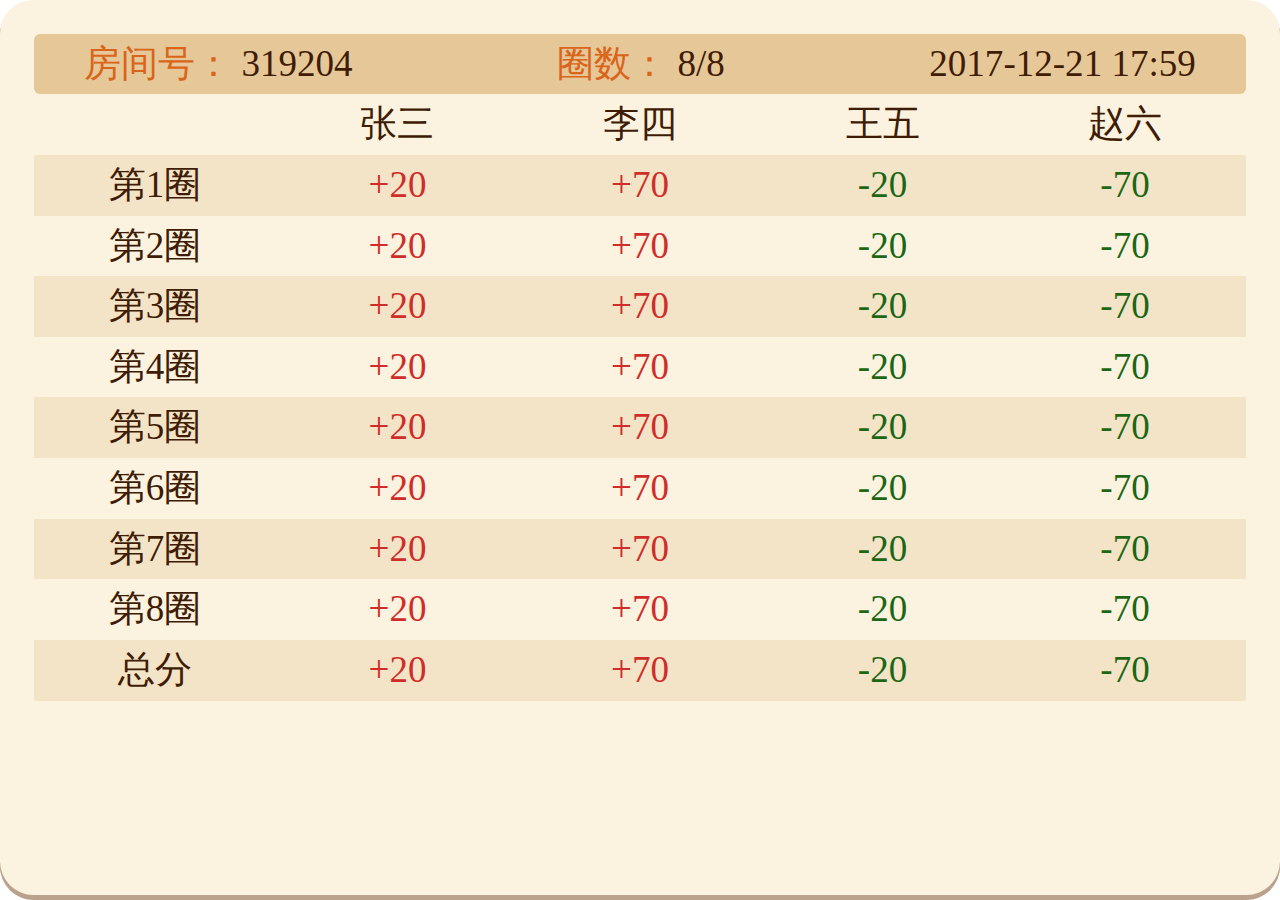
<file: situation_info.html>
<!doctype html>
<html lang="en">
<head>
    <meta charset="UTF-8">
    <meta name="viewport"
          content="width=device-width, user-scalable=no, initial-scale=1.0, maximum-scale=1.0, minimum-scale=1.0">
    <meta http-equiv="X-UA-Compatible" content="ie=edge">
    <script src="js/rem.js"></script>
    <link rel="stylesheet" href="css/situation.css">
    <title>Document</title>
</head>
<body>
    <div class="situation-info">
        <p class="room flex flex-pack-justify">
            <span>
                <span class="title">房间号：</span>
                <span class="content">319204</span>
            </span>
            <span>
                <span class="title">圈数：</span>
                <span class="content">8/8</span>
            </span>
            <span class="content">2017-12-21 17:59</span>
        </p>
        <table width="100%" border="0" cellspacing="0" cellpadding="0">
            <tr>
                <td width="20%"></td>
                <td width="20%"><span class="title">张三</span></td>
                <td width="20%"><span class="title">李四</span></td>
                <td width="20%"><span class="title">王五</span></td>
                <td width="20%"><span class="title">赵六</span></td>
            </tr>
            <tr>
                <td><span class="title">第1圈</span></td>
                <td><span class="add">+20</span></td>
                <td><span class="add">+70</span></td>
                <td><span class="col">-20</span></td>
                <td><span class="col">-70</span></td>
            </tr>
            <tr>
                <td><span class="title">第2圈</span></td>
                <td><span class="add">+20</span></td>
                <td><span class="add">+70</span></td>
                <td><span class="col">-20</span></td>
                <td><span class="col">-70</span></td>
            </tr>
            <tr>
                <td><span class="title">第3圈</span></td>
                <td><span class="add">+20</span></td>
                <td><span class="add">+70</span></td>
                <td><span class="col">-20</span></td>
                <td><span class="col">-70</span></td>
            </tr>
            <tr>
                <td><span class="title">第4圈</span></td>
                <td><span class="add">+20</span></td>
                <td><span class="add">+70</span></td>
                <td><span class="col">-20</span></td>
                <td><span class="col">-70</span></td>
            </tr>
            <tr>
                <td><span class="title">第5圈</span></td>
                <td><span class="add">+20</span></td>
                <td><span class="add">+70</span></td>
                <td><span class="col">-20</span></td>
                <td><span class="col">-70</span></td>
            </tr>
            <tr>
                <td><span class="title">第6圈</span></td>
                <td><span class="add">+20</span></td>
                <td><span class="add">+70</span></td>
                <td><span class="col">-20</span></td>
                <td><span class="col">-70</span></td>
            </tr>
            <tr>
                <td><span class="title">第7圈</span></td>
                <td><span class="add">+20</span></td>
                <td><span class="add">+70</span></td>
                <td><span class="col">-20</span></td>
                <td><span class="col">-70</span></td>
            </tr>
            <tr>
                <td><span class="title">第8圈</span></td>
                <td><span class="add">+20</span></td>
                <td><span class="add">+70</span></td>
                <td><span class="col">-20</span></td>
                <td><span class="col">-70</span></td>
            </tr>
            <tr>
                <td><span class="title">总分</span></td>
                <td><span class="add">+20</span></td>
                <td><span class="add">+70</span></td>
                <td><span class="col">-20</span></td>
                <td><span class="col">-70</span></td>
            </tr>
        </table>
    </div>
</body>
<script>

</script>
</html>
</file>
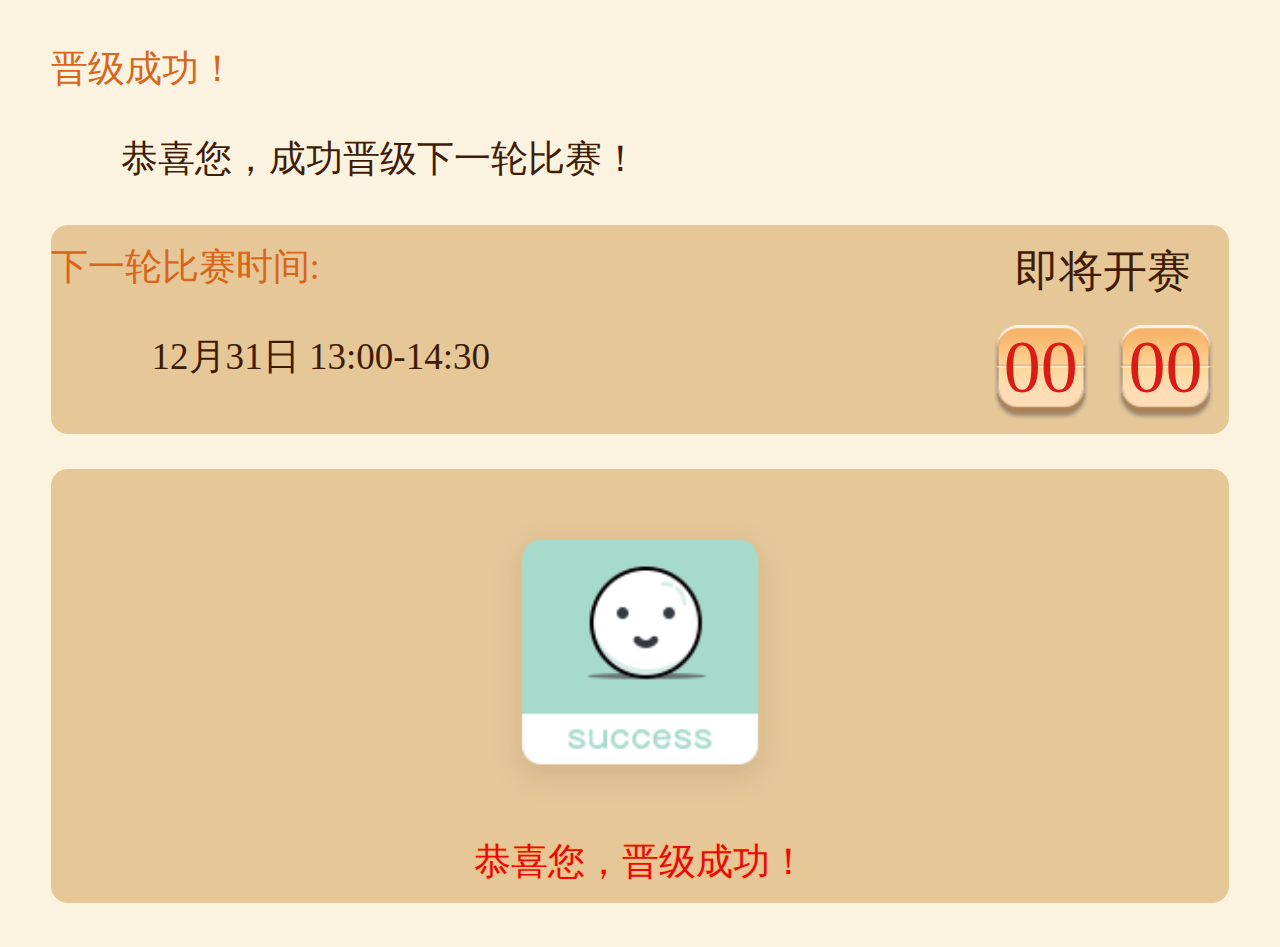
<file: success.html>
<!doctype html>
<html lang="en">
<head>
    <meta charset="UTF-8">
    <meta name="viewport"
          content="width=device-width, user-scalable=no, initial-scale=1.0, maximum-scale=1.0, minimum-scale=1.0">
    <meta http-equiv="X-UA-Compatible" content="ie=edge">
    <script src="js/rem.js"></script>
    <link rel="stylesheet" href="css/index.css">
    <title>晋级成功</title>
</head>
<body>
    <div class="daily">
        <p class="title">晋级成功！</p>
        <p class="content">恭喜您，成功晋级下一轮比赛！</p>
        <div class="time">
            <div class="left">
                <p class="title">下一轮比赛时间:</p>
                <p class="content">12月31日 13:00-14:30</p>
            </div>
            <div class="right">
                <p class="right-title">即将开赛</p>
                <div class="djs">
                    <div class="left" id="hours">
                        00
                    </div>
                    <div class="right" id="minutes">
                        00
                    </div>
                </div>
            </div>
        </div>
        <div class="time box-center">
            <img class="daily-btn" src="./img/success.png" alt="">
            <p class="congratulations">恭喜您，晋级成功！</p>
        </div>
    </div>
</body>
<script language="javascript" type="text/javascript">
    function leftTimer(year,month,day,hour,minute,second){
        var leftTime = (new Date(year,month-1,day,hour,minute,second)) - (new Date()); //计算剩余的毫秒数
        var days = parseInt(leftTime / 1000 / 60 / 60 / 24 , 10); //计算剩余的天数
        var hours = parseInt(leftTime / 1000 / 60 / 60 % 24 , 10); //计算剩余的小时
        var minutes = parseInt(leftTime / 1000 / 60 % 60, 10);//计算剩余的分钟
        var seconds = parseInt(leftTime / 1000 % 60, 10);//计算剩余的秒数
        days = checkTime(days);
        hours = checkTime(hours);
        minutes = checkTime(minutes);
        seconds = checkTime(seconds);
        setInterval("leftTimer(2016,11,11,11,11,11)",1000);
         if(days === '00') {
            document.getElementById("minutes").innerHTML =minutes;
            document.getElementById("hours").innerHTML = hours;
        }
    }
    function checkTime(i){ //将0-9的数字前面加上0，例1变为01
        if(i<10)
        {
            i = "0" + i;
        }
        return i;
    }
    leftTimer(2017,12,30,13,00,00)
</script>
</html>
</file>
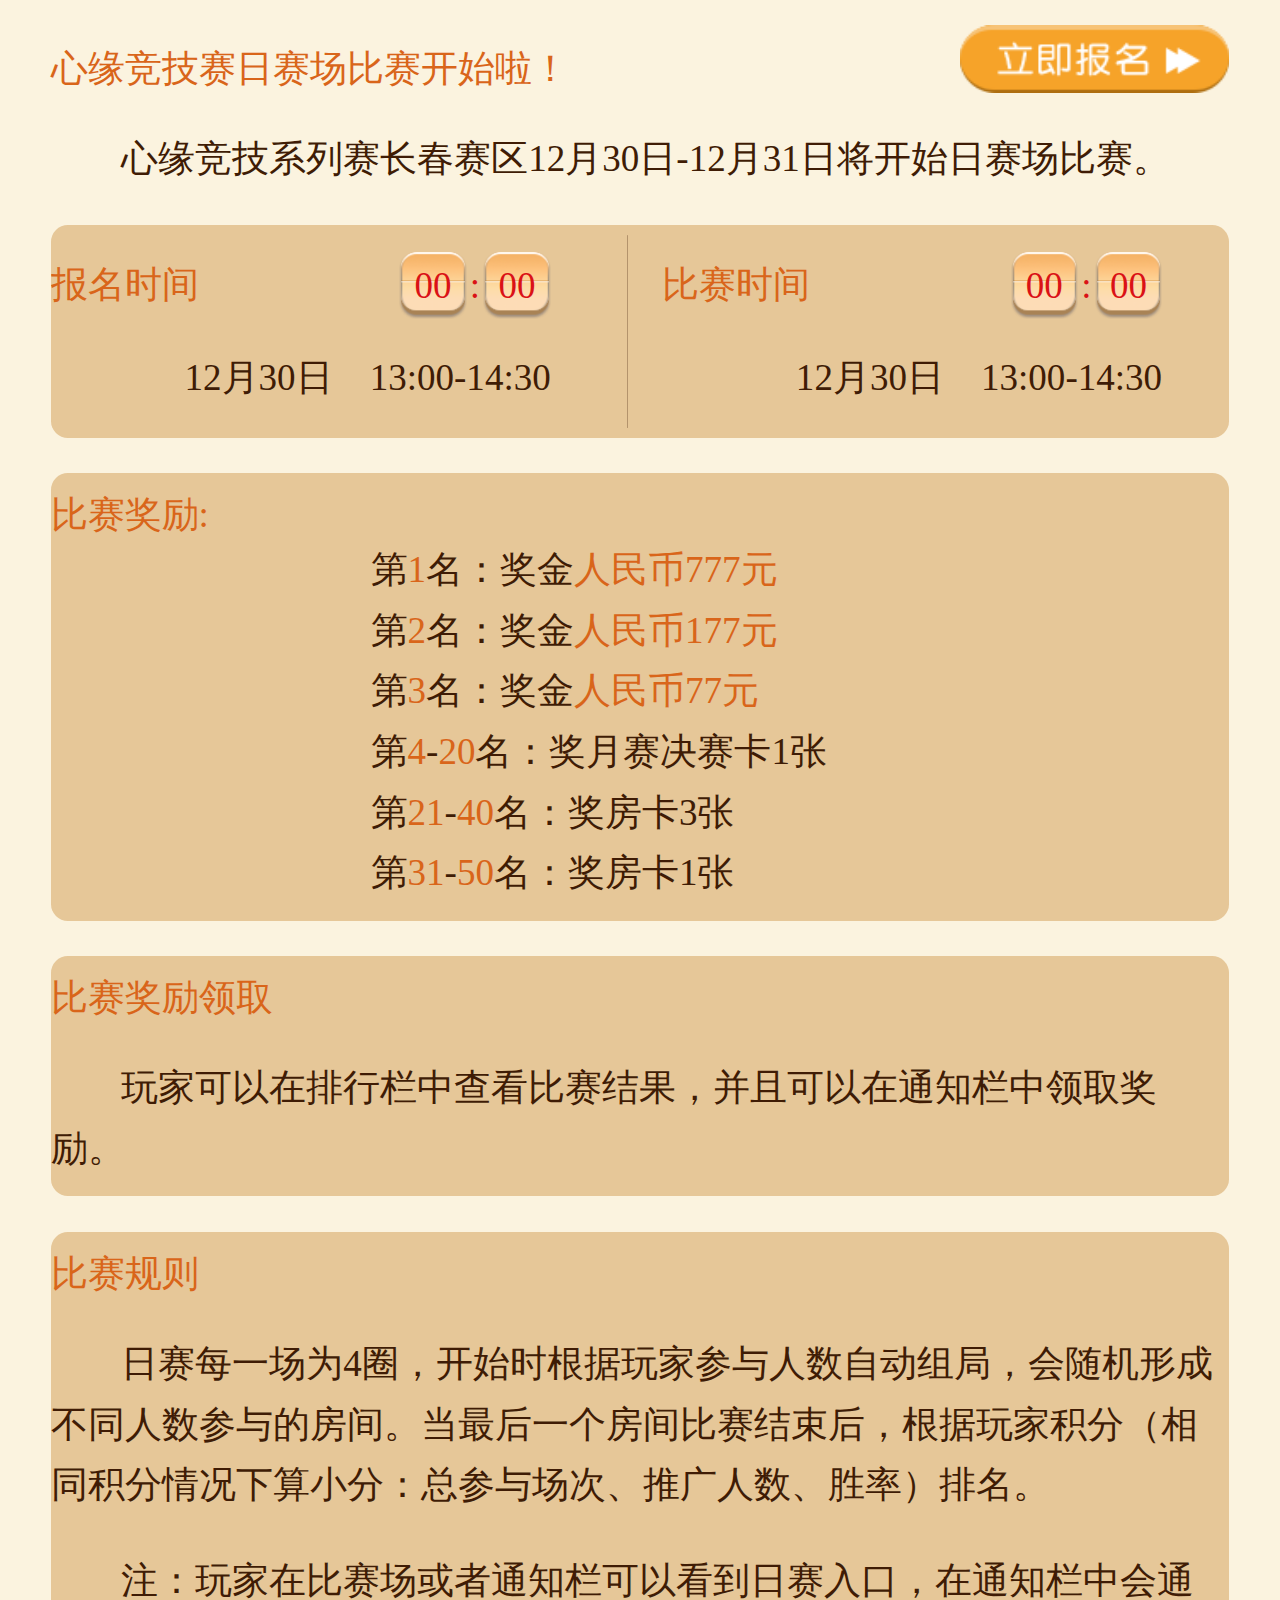
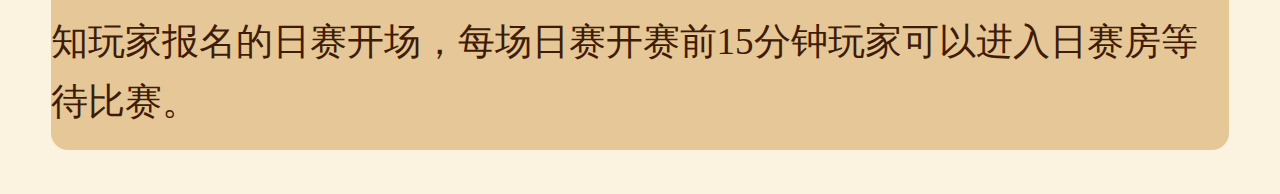
<file: tounament.html>
<!doctype html>
<html lang="en">
<head>
    <meta charset="UTF-8">
    <meta name="viewport"
          content="width=device-width, user-scalable=no, initial-scale=1.0, maximum-scale=1.0, minimum-scale=1.0">
    <meta http-equiv="X-UA-Compatible" content="ie=edge">
    <script src="js/rem.js"></script>
    <link rel="stylesheet" href="css/index.css">
    <link rel="stylesheet" href="tounament.css">
    <title>日赛</title>
</head>
<body>
    <div class="daily tounament">
        <p class="title">心缘竞技赛日赛场比赛开始啦！</p>
        <p class="content">心缘竞技系列赛长春赛区12月30日-12月31日将开始日赛场比赛。</p>
        <a href="" class="enroll-btn">
            <img src="./img/enrollbtn.png" alt="">
        </a>
        <div class="time tounament-time flex">
            <div class="encroll-time flex6">
                <span class="title">报名时间</span>
                <span class="djs flex-cc">
                    <div class="left" id="hours">
                        00
                    </div>
                    <span>:</span>
                    <div class="right" id="minutes">
                        00
                    </div>
                </span>
                <div class="encroll-date">
                    12月30日&nbsp;&nbsp;&nbsp;&nbsp;13:00-14:30
                </div>
            </div>
            <span class="division-str"></span>
            <div class="encroll-time flex6">
                <span class="title">比赛时间</span>
                <div class="djs flex-cc">
                    <div class="left" id="hours1">
                        00
                    </div>
                    <span>:</span>
                    <div class="right" id="minutes1">
                        00
                    </div>
                </div>
                <div class="encroll-date">
                    12月30日&nbsp;&nbsp;&nbsp;&nbsp;13:00-14:30
                </div>
            </div>
        </div>
        <div class="time">
            <p class="title">比赛奖励:</p>
            <div class="content-center">
                <p class="gift">第<span class="gift-span">1</span>名：奖金<span class="gift-span">人民币777元</span></p>
                <p class="gift">第<span class="gift-span">2</span>名：奖金<span class="gift-span">人民币177元</span></p>
                <p class="gift">第<span class="gift-span">3</span>名：奖金<span class="gift-span">人民币77元</span></p>
                <p class="gift">第<span class="gift-span">4</span>-<span class="gift-span">20</span>名：奖月赛决赛卡1张</p>
                <p class="gift">第<span class="gift-span">21</span>-<span class="gift-span">40</span>名：奖房卡3张</p>
                <p class="gift">第<span class="gift-span">31</span>-<span class="gift-span">50</span>名：奖房卡1张</p>
            </div>
        </div>
        <div class="time">
            <p class="title">比赛奖励领取</p>
            <p class="content">玩家可以在排行栏中查看比赛结果，并且可以在通知栏中领取奖励。</p>
        </div>
        <div class="time">
            <p class="title">比赛规则</p>
            <p class="content">
                日赛每一场为4圈，开始时根据玩家参与人数自动组局，会随机形成不同人数参与的房间。当最后一个房间比赛结束后，根据玩家积分（相同积分情况下算小分：总参与场次、推广人数、胜率）排名。
            </p>
            <p class="content">
                注：玩家在比赛场或者通知栏可以看到日赛入口，在通知栏中会通知玩家报名的日赛开场，每场日赛开赛前15分钟玩家可以进入日赛房等待比赛。
            </p>
        </div>
    </div>
</body>
<script language="javascript" type="text/javascript">
    let t = setInterval("leftTimer(2017,12,30,13,00,00)",1000)
    function leftTimer(year,month,day,hour,minute,second){
        var leftTime = (new Date(year,month-1,day,hour,minute,second)) - (new Date()); //计算剩余的毫秒数
        var days = parseInt(leftTime / 1000 / 60 / 60 / 24 , 10); //计算剩余的天数
        var hours = parseInt(leftTime / 1000 / 60 / 60 % 24 , 10); //计算剩余的小时
        var minutes = parseInt(leftTime / 1000 / 60 % 60, 10);//计算剩余的分钟
        var seconds = parseInt(leftTime / 1000 % 60, 10);//计算剩余的秒数
        days = checkTime(days);
        hours = checkTime(hours);
        minutes = checkTime(minutes);
        seconds = checkTime(seconds);
        if(days === '00') {
            document.getElementById("minutes").innerHTML =minutes;
            document.getElementById("hours").innerHTML = hours;
            document.getElementById("minutes1").innerHTML =minutes;
            document.getElementById("hours1").innerHTML = hours;
        }

    }
    function checkTime(i){ //将0-9的数字前面加上0，例1变为01
        if(i<10)
        {
            i = "0" + i;
        }
        return i;
    }
</script>
</html>
</file>
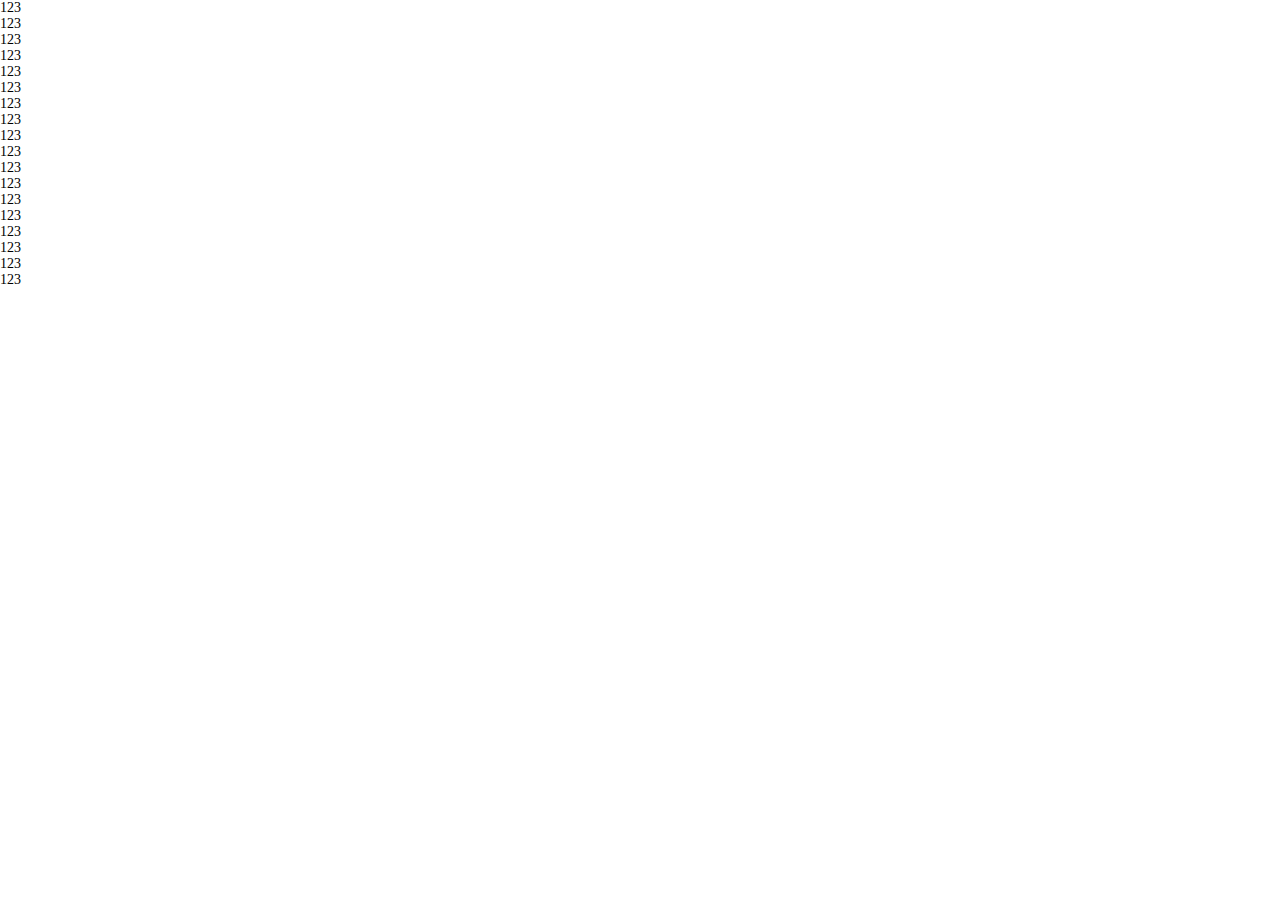
<file: week.html>
<!doctype html>
<html lang="en">
<head>
    <meta charset="UTF-8">
    <meta name="viewport"
          content="width=device-width, user-scalable=no, initial-scale=1.0, maximum-scale=1.0, minimum-scale=1.0">
    <meta http-equiv="X-UA-Compatible" content="ie=edge">
    <script src="js/rem.js"></script>
    <link rel="stylesheet" href="css/index.css">
    <title>Document</title>
</head>
<body>
    <div class="week">
        <div>123</div>
        <div>123</div>
        <div>123</div>
        <div>123</div>
        <div>123</div>
        <div>123</div>
        <div>123</div>
        <div>123</div>
        <div>123</div>
        <div>123</div>
        <div>123</div>
        <div>123</div>
        <div>123</div>
        <div>123</div>
        <div>123</div>
        <div>123</div>
        <div>123</div>
        <div>123</div>
    </div>
</body>
</html>
</file>
<file: css/index.css>
*{margin:0;list-style: none;box-sizing: border-box;font-family: '华康圆体W7(P)'}
html{width:100%;height: 100%}
body{width:100%;min-height: 100%}
body{font-size: 14px}
.daily{background: #FBF3DF;width: 100%;height:100%;font-size: 0.22rem;padding:.26rem .3rem}
.daily .title{color:#D9651A}
.daily .content{color:#3F1C05;margin-top: .21rem;line-height: .36rem;text-indent: .42rem}
.daily .time{background: #E6C798;border-radius: .1rem;width:100%;padding:.1rem 0;margin-top: .21rem;overflow: hidden}
.daily .time .left{width: 4.3rem;float: left}
.daily .time .left .content{text-indent: .6rem}
.daily .time .right{width:1.5rem;float: right;display: -webkit-box;display: -webkit-flex;display: -ms-flexbox;display: flex; -webkit-box-orient: vertical;-webkit-flex-direction: column;-ms-flex-direction: column;flex-direction: column; -webkit-box-align: center;-webkit-align-items: center;-ms-flex-align: center;align-items: center;}
.daily .time .right .right-title{font-weight: 500px;color:#3F1C05;font-size: .26rem}
.daily .time .right .djs{color: #DA1C16;font-size: .44rem;width:1.3rem;height:.55rem;margin-top: .14rem}
.daily .time .right .djs .dot{color: #DA1C16;font-size: .44rem;}
.daily .time .right .djs .left{width:.56rem;height: .56rem;background: url("../img/djs.png");background-size: 100%;text-align: center}
.daily .time .right .djs .right{width:.56rem;height: .56rem;background: url("../img/djs.png");background-size: 100%;text-align: center}
.box-center {display: -webkit-box;display: -webkit-flex;display: -ms-flexbox;display: flex; -webkit-box-orient: vertical;-webkit-flex-direction: column;-ms-flex-direction: column;flex-direction: column; -webkit-box-align: center;-webkit-align-items: center;-ms-flex-align: center;align-items: center;width:100%;}
.daily .time .daily-btn{width:1.75rem;margin:.2rem 0}
.daily .time .congratulations{color: #E70815;text-shadow:#FABD67 1px 0 0,#FABD67 0 1px 0,#FABD67 -1px 0 0,#FABD67 0 -1px 0;
    -webkit-text-shadow:#FABD67 1px 0 0,#FABD67 0 1px 0,#FABD67 -1px 0 0,#FABD67 0 -1px 0;
    -moz-text-shadow:#FABD67 1px 0 0,#FABD67 0 1px 0,#FABD67 -1px 0 0,#FABD67 0 -1px 0;
    *filter: Glow(color=#FABD67, strength=1);}
.daily .time .content-center{width:3.2rem;margin: 0 auto}
.daily .time .content-center .gift{color:#3F1C05;line-height: .36rem}
.daily .time .content-center .gift .gift-span{color:#D9651A}
/*---------------------------*/
.daily-info .time .daily-info-content{color:#3F1C05;margin-top: .21rem;}
.daily-info .time .daily-info-content .content-left{width:50%;float: left}
.daily-info .time .daily-info-content .content-left-con{text-align: center;line-height: .3rem}
.daily-info .time .month-content{color:#3F1C05;}
.daily-info .time .month-center{width:4.2rem;line-height: .36rem}
.daily-info .time .p-center{color:#3F1C05;text-align: center;line-height: .36rem}
.daily-info .time .p-center .gift-span{color:#D9651A}
/*-----------说明-----------------*/
</file>
<file: tounament.css>
@charset "utf-8";

.flex{display: -webkit-box;display: -webkit-flex;display: -ms-flexbox;display: flex;}
.flex-cc{display: -webkit-box;display: -webkit-flex;display: -ms-flexbox;display: flex;justify-content: flex-end;align-items: center;}
.flex6{flex: 6;}
.tounament{position: relative;}
.tounament .enroll-btn{position: absolute;right: .3rem;top: .15rem;width: 1.6rem;height: .4rem;}
.tounament .enroll-btn img{width: 100%;height: 100%;}
.tounament .tounament-time{padding: .21rem 0;}
.tounament .tounament-time .division-str{display: inline-block;width: .01rem;margin: -.15rem .2rem -.15rem .05rem;background: rgba(63,28,5,.3);border-radius: .1rem;}
.tounament .tounament-time .encroll-time .djs{flex: 6;padding-right: .4rem;margin-top: -.35rem;font-size: .22rem;}
.tounament .tounament-time .encroll-time .encroll-date{padding: .2rem .4rem 0 0;color: rgb(63,28,5);text-align: right;}
.tounament .tounament-time .encroll-time .djs div,
.tounament .tounament-time .encroll-time .djs div{width: .4rem;height: .4rem;line-height: .4rem;background: url("./img/djs.png");background-size: 100%;color: rgb(218,18,22);text-align: center;}
.tounament .tounament-time .encroll-time .djs span{width: .1rem;text-align: center;font-weight: 200;color: rgb(218,18,22);}
</file>
<file: css/situation.css>
*{margin:0;list-style: none;box-sizing: border-box;font-family: '华康圆体W7(P)'}
body,html{width:100%;height: 100%;background: transparent}
body{font-size: 14px}
.flex{display:-webkit-box;display:-webkit-flex;display:-ms-flexbox;display:flex;}
.flex-v{-webkit-box-orient:vertical;-webkit-flex-direction:column;-ms-flex-direction:column;flex-direction:column;}
.flex-1{-webkit-box-flex:1;-webkit-flex:1;-ms-flex:1;flex:1;}
.flex-align-center{-webkit-box-align:center;-webkit-align-items:center;-ms-flex-align:center;align-items:center;}
.flex-pack-center{-webkit-box-pack:center;-webkit-justify-content:center;-ms-flex-pack:center;justify-content:center;}
.flex-pack-justify{-webkit-box-pack:justify;-webkit-justify-content:space-between;-ms-flex-pack:justify;justify-content:space-between;}
.situation{background: transparent;background:url("../img/background.png");background-size:100% 100%;width: 100%;height:calc(100% + 60px);font-size: 0.22rem;overflow-x: hidden;overflow-y: scroll}
.situation .title{color:#D9651A}
.situation .content{color:#3F1C05;margin-top: .21rem;line-height: .36rem;text-indent: .42rem}
.situation .win{color:#CF2D2A;}
.situation .loose{color:#1C6715}
.situation .box:nth-child(2){margin-top: 0}
.situation .box{background: #FAF2DF;border-radius: .2rem;width:100%;padding:.1rem .1rem;margin-top: .21rem;overflow: hidden; box-shadow: 0 0 0 rgba(51, 51, 51, 0.76),0 1px 0 0 #BBA28D,0 2px 0 0 #BBA28D,0 3px 0 0 #BBA28D,0 4px 0 0 #BBA28D,0 5px 0 0 #BBA28D;position: relative}
.situation .box .box-center{width:3.2rem;margin: 0 auto}
.situation .box .top{padding:0 .1rem}
.situation .box .bottom{width:100%;}
.situation .box .bottom .left{width:6.1rem;background: #E4C69A;border-top-left-radius: .1rem;border-bottom-left-radius: .1rem;padding:0 .1rem}
.situation .box .bottom .right{background: #F3A23A;border-top-right-radius: .1rem;border-bottom-right-radius: .1rem;text-align: center;color:#fff;line-height: .36rem;background: url("../img/situation.png");background-size:100%;background-position: center}
.situation .box .bottom .btn{width:1.6rem;height:100%;position:absolute;right:0;top:0}
.situation .box .bottom .name{width:2rem;}
.situation-info .title{color:#D9651A}
.situation-info .content{color:#3F1C05;line-height: .36rem;}
.situation-info .room{background: #E6C798;padding:0 .3rem;border-radius: 6px}
.situation-info{padding:.2rem .2rem;font-size: 0.22rem;background: #FBF3DF;width:100%;height: calc(100% - 5px);border-radius: .2rem;box-shadow: 0 0 0 rgba(51, 51, 51, 0.76),0 1px 0 0 #BBA28D,0 2px 0 0 #BBA28D,0 3px 0 0 #BBA28D,0 4px 0 0 #BBA28D,0 5px 0 0 #BBA28D;box-sizing: border-box}
.situation-info table span.title{color:#3F1C05;;line-height: .36rem}
.situation-info table span.add{color:#CF2D2A;;line-height: .36rem}
.situation-info table span.col{color:#1C6715;;line-height: .36rem}
.situation-info table tr:nth-child(2n){background: #F4E4C7}
.situation-info table tr td{text-align: center}
</file>
